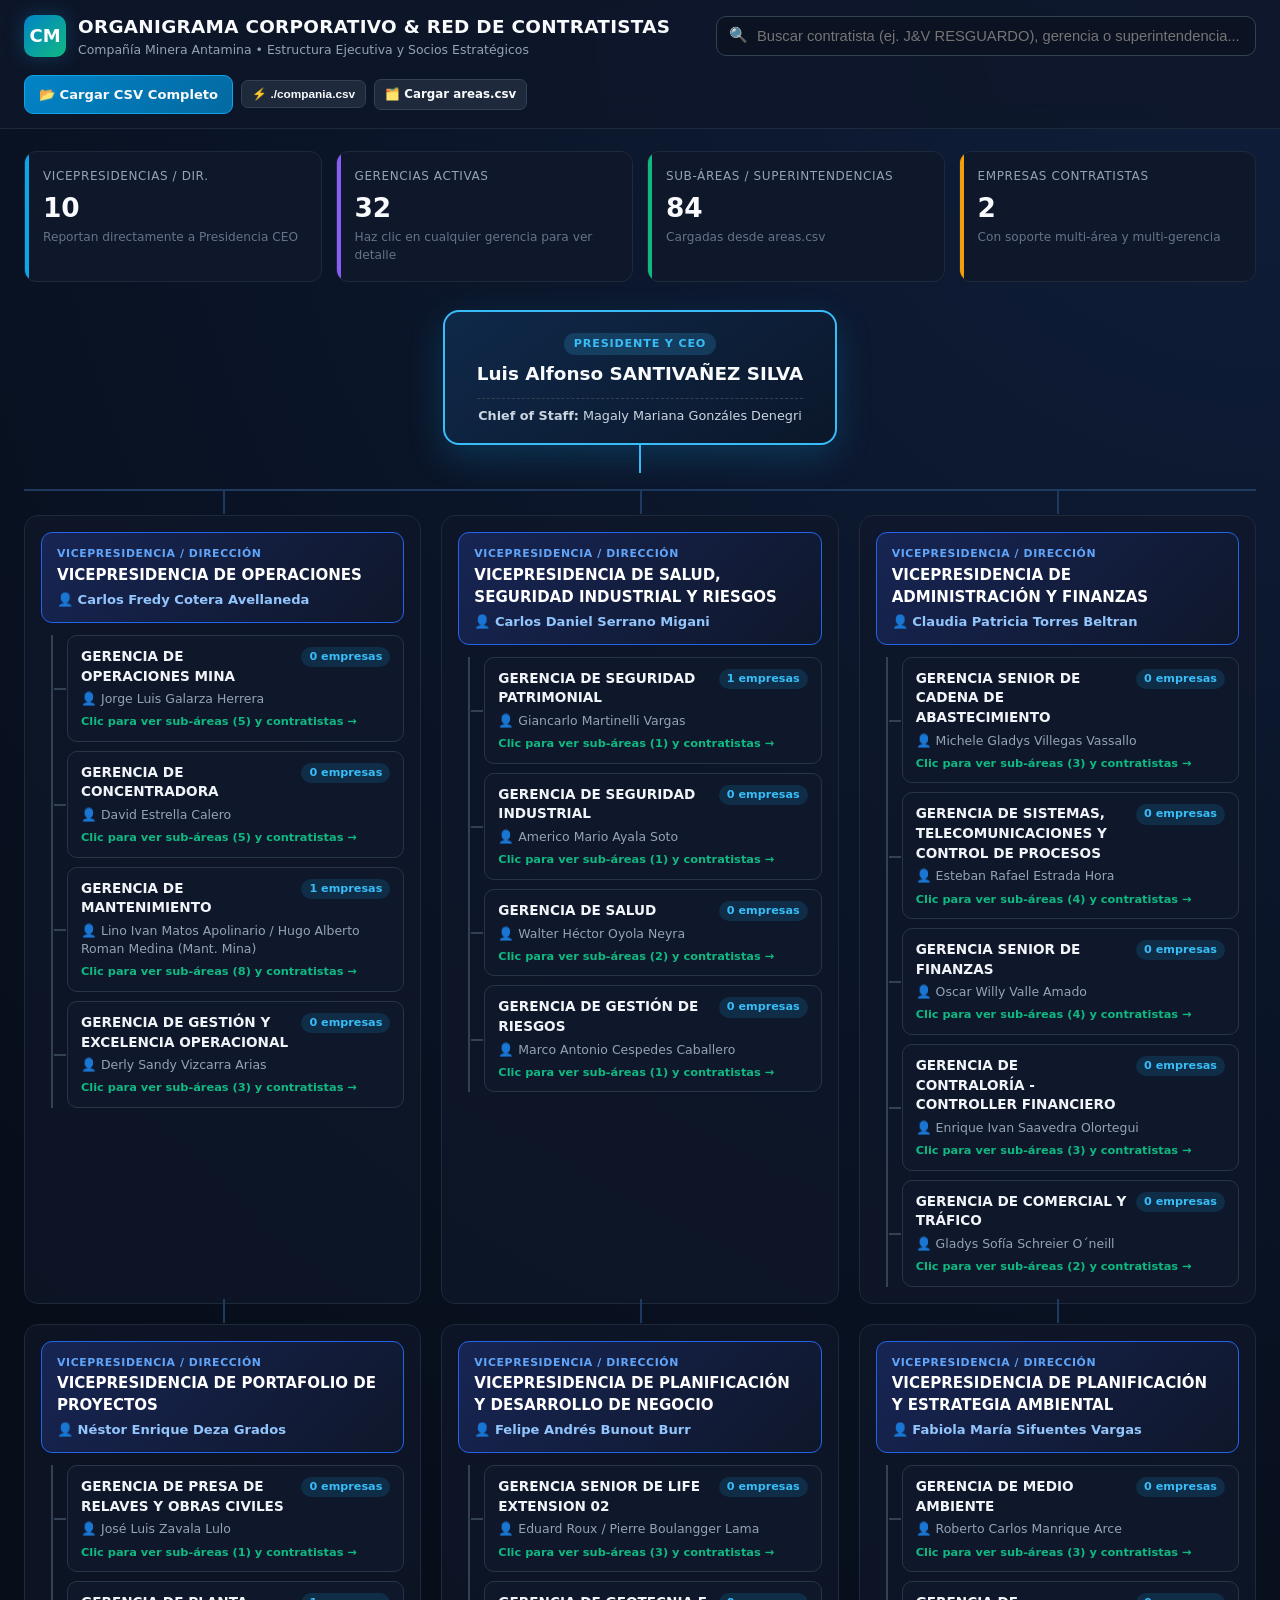
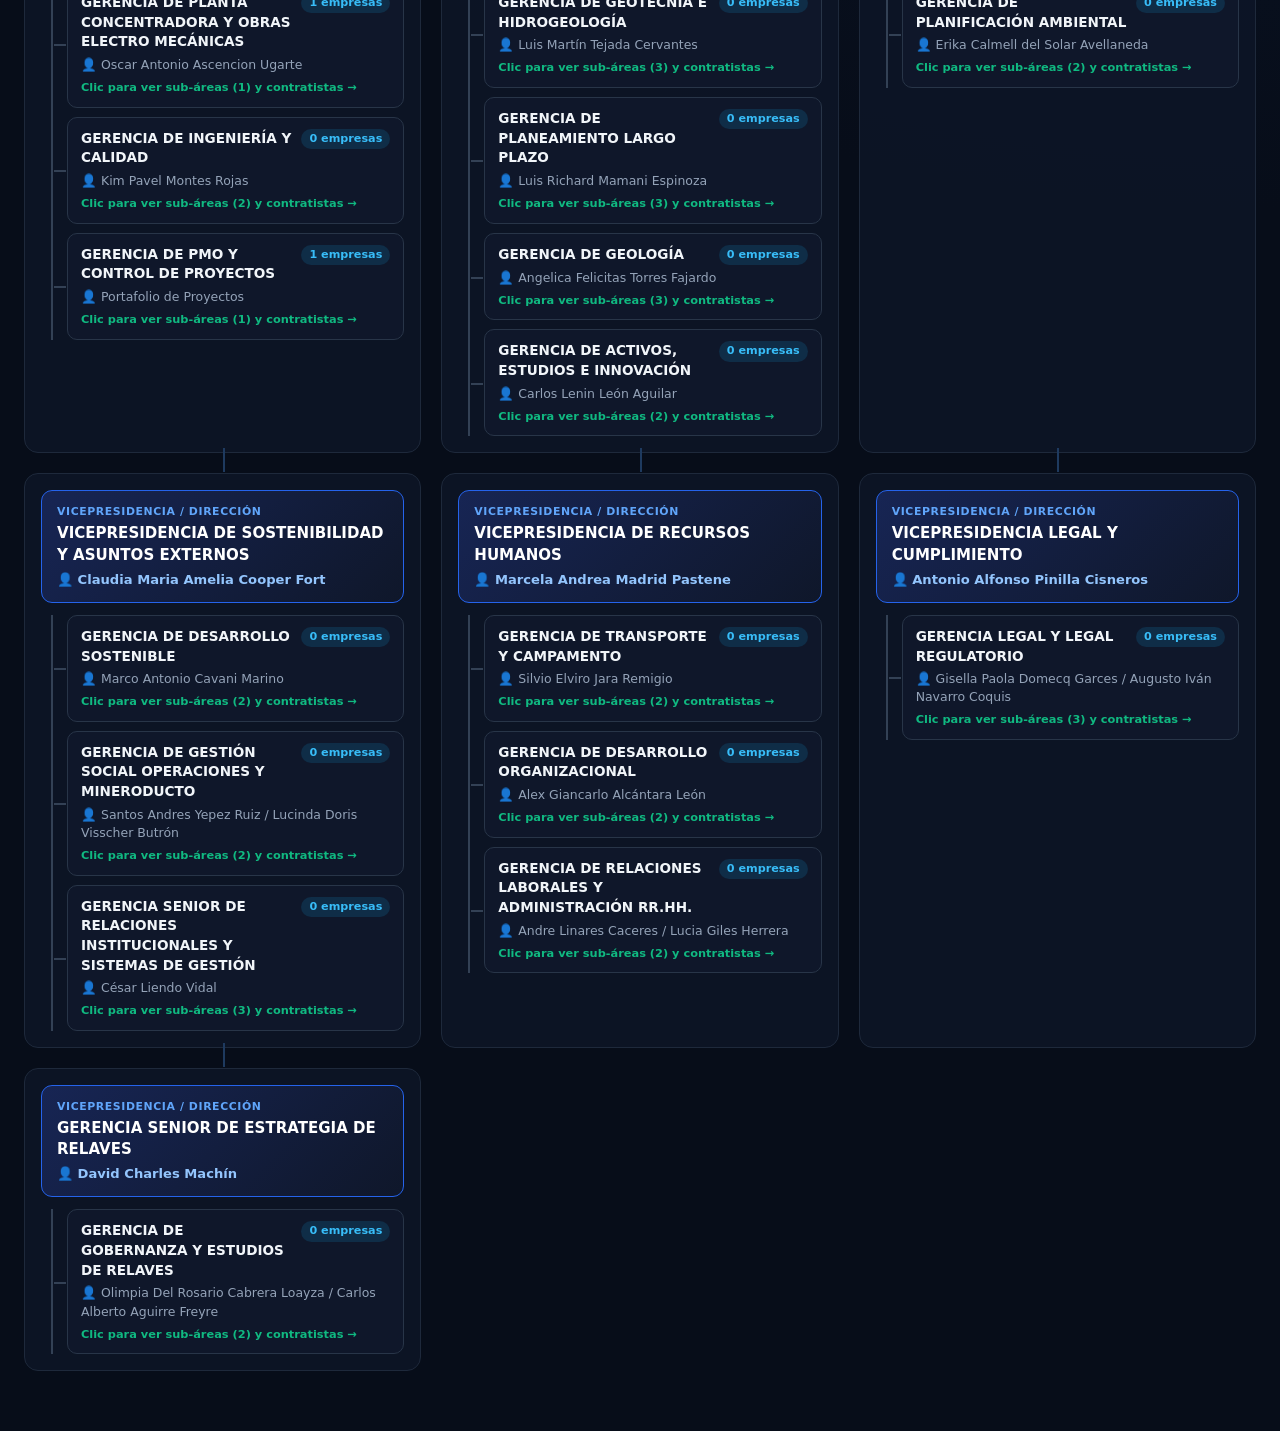
<file: area.html>
<!DOCTYPE html>
<html lang="es">
<head>
  <meta charset="UTF-8" />
  <meta name="viewport" content="width=device-width, initial-scale=1.0" />
  <title>Organigrama Ejecutivo & Contratistas | Compañía Minera Antamina</title>
  <style>
    :root {
      --bg-main: #070d19;
      --bg-card: #0f172a;
      --bg-card-hover: #17233d;
      --bg-glass: rgba(15, 23, 42, 0.85);
      --border: #1e293b;
      --border-accent: #38bdf8;
      --primary: #0ea5e9;
      --primary-glow: rgba(14, 165, 233, 0.25);
      --secondary: #10b981;
      --amber: #f59e0b;
      --purple: #8b5cf6;
      --text-main: #f8fafc;
      --text-muted: #94a3b8;
      --text-dim: #64748b;
    }

    * { box-sizing: border-box; margin: 0; padding: 0; }
    body {
      font-family: 'Segoe UI', system-ui, -apple-system, sans-serif;
      background: radial-gradient(circle at top right, #0f1e3a, var(--bg-main) 55%);
      color: var(--text-main);
      min-height: 100vh;
      line-height: 1.45;
    }

    header {
      position: sticky;
      top: 0;
      z-index: 40;
      background: var(--bg-glass);
      backdrop-filter: blur(14px);
      border-bottom: 1px solid var(--border);
      padding: 14px 24px;
    }
    .header-inner {
      max-width: 1500px;
      margin: 0 auto;
      display: flex;
      flex-wrap: wrap;
      align-items: center;
      justify-content: space-between;
      gap: 16px;
    }
    .brand { display: flex; align-items: center; gap: 12px; }
    .brand-badge {
      width: 42px; height: 42px; border-radius: 10px;
      background: linear-gradient(135deg, #0284c7, #10b981);
      display: grid; place-items: center;
      font-weight: 800; font-size: 18px; color: #fff;
      box-shadow: 0 0 20px var(--primary-glow);
    }
    .brand h1 { font-size: 1.15rem; font-weight: 700; letter-spacing: 0.3px; }
    .brand p { font-size: 0.78rem; color: var(--text-muted); }

    .search-wrapper { position: relative; flex: 1; min-width: 280px; max-width: 540px; }
    .search-input {
      width: 100%; padding: 11px 16px 11px 40px;
      border-radius: 10px; border: 1px solid #334155;
      background: #0b1222; color: #fff; font-size: 0.92rem;
      outline: none; transition: all 0.2s;
    }
    .search-input:focus { border-color: var(--primary); box-shadow: 0 0 0 3px var(--primary-glow); }
    .search-icon { position: absolute; left: 13px; top: 50%; transform: translateY(-50%); color: var(--text-muted); font-size: 15px; }

    .autocomplete-list {
      position: absolute; top: calc(100% + 6px); left: 0; right: 0;
      background: #0f172a; border: 1px solid #334155; border-radius: 12px;
      max-height: 420px; overflow-y: auto;
      box-shadow: 0 20px 45px rgba(0,0,0,0.75);
      display: none; z-index: 60;
    }
    .autocomplete-list.active { display: block; }
    .ac-item { padding: 12px 16px; border-bottom: 1px solid #1e293b; cursor: pointer; transition: background 0.15s; }
    .ac-item:hover { background: #1e293b; }
    .ac-title { font-weight: 700; color: #38bdf8; font-size: 0.92rem; display: flex; justify-content: space-between; align-items: center; gap: 8px; }
    .ac-tag { font-size: 0.7rem; padding: 2px 8px; border-radius: 999px; background: rgba(16, 185, 129, 0.15); color: #34d399; border: 1px solid rgba(16, 185, 129, 0.35); white-space: nowrap; }
    .ac-relations { margin-top: 6px; display: flex; flex-direction: column; gap: 4px; }
    .ac-rel-row { font-size: 0.78rem; color: #cbd5e1; background: rgba(2, 6, 23, 0.6); padding: 5px 8px; border-radius: 6px; border-left: 3px solid var(--amber); }

    .actions { display: flex; flex-wrap: wrap; gap: 8px; align-items: center; }
    .btn {
      padding: 9px 14px; border-radius: 9px; border: 1px solid #334155;
      background: #1e293b; color: #f8fafc; font-size: 0.82rem; font-weight: 600;
      cursor: pointer; transition: all 0.2s;
    }
    .btn:hover { border-color: var(--primary); background: #26354d; }
    .btn-primary { background: linear-gradient(135deg, #0284c7, #0369a1); border-color: #0ea5e9; }
    .btn-sm { padding: 6px 10px; font-size: 0.74rem; border-radius: 7px; }

    .container { max-width: 1500px; margin: 0 auto; padding: 22px 24px 60px; }
    .kpi-grid { display: grid; grid-template-columns: repeat(auto-fit, minmax(210px, 1fr)); gap: 14px; margin-bottom: 28px; }
    .kpi-card { background: var(--bg-card); border: 1px solid var(--border); border-radius: 12px; padding: 16px 18px; position: relative; overflow: hidden; }
    .kpi-card::after { content: ""; position: absolute; top: 0; left: 0; width: 4px; height: 100%; background: var(--primary); }
    .kpi-card.green::after { background: var(--secondary); }
    .kpi-card.amber::after { background: var(--amber); }
    .kpi-card.purple::after { background: var(--purple); }
    .kpi-label { font-size: 0.75rem; text-transform: uppercase; color: var(--text-muted); letter-spacing: 0.6px; }
    .kpi-value { font-size: 1.65rem; font-weight: 800; margin-top: 4px; }
    .kpi-sub { font-size: 0.76rem; color: var(--text-dim); margin-top: 2px; }

    .search-result-panel {
      display: none;
      background: linear-gradient(135deg, rgba(14, 165, 233, 0.12), rgba(16, 185, 129, 0.08));
      border: 1px solid var(--border-accent); border-radius: 14px;
      padding: 18px 22px; margin-bottom: 28px;
    }
    .search-result-panel.active { display: block; }
    .sr-header { display: flex; justify-content: space-between; align-items: center; margin-bottom: 12px; }
    .sr-cards { display: grid; grid-template-columns: repeat(auto-fit, minmax(320px, 1fr)); gap: 12px; }
    .sr-card { background: #0b1222; border: 1px solid #334155; border-radius: 10px; padding: 12px 14px; }
    .sr-card .lvl { font-size: 0.78rem; color: var(--text-muted); margin-top: 4px; }
    .sr-card strong { color: #f8fafc; }

    .ceo-section { display: flex; flex-direction: column; align-items: center; margin-bottom: 16px; }
    .ceo-card {
      background: linear-gradient(145deg, #0f294a, #0b172a);
      border: 2px solid #38bdf8; border-radius: 16px; padding: 18px 32px;
      text-align: center; box-shadow: 0 12px 35px rgba(14, 165, 233, 0.22);
      min-width: 340px; position: relative;
    }
    .role-pill {
      display: inline-block; font-size: 0.7rem; font-weight: 700; letter-spacing: 0.8px;
      text-transform: uppercase; padding: 3px 10px; border-radius: 999px;
      background: rgba(56, 189, 248, 0.18); color: #38bdf8; margin-bottom: 6px;
    }
    .ceo-card h2 { font-size: 1.15rem; font-weight: 800; }
    .cos-badge { margin-top: 10px; padding-top: 8px; border-top: 1px dashed #334155; font-size: 0.8rem; color: #cbd5e1; }
    .trunk-line { width: 2px; height: 28px; background: #38bdf8; }

    .vp-grid {
      display: grid; grid-template-columns: repeat(auto-fill, minmax(340px, 1fr));
      gap: 20px; border-top: 2px solid #1e3a5f; padding-top: 24px;
    }
    .vp-column {
      background: rgba(15, 23, 42, 0.7); border: 1px solid var(--border);
      border-radius: 14px; padding: 16px; display: flex; flex-direction: column;
      gap: 12px; position: relative;
    }
    .vp-column::before {
      content: ""; position: absolute; top: -26px; left: 50%;
      width: 2px; height: 24px; background: #1e3a5f;
    }
    .vp-header { background: linear-gradient(135deg, #172554, #0f172a); border: 1px solid #2563eb; border-radius: 11px; padding: 13px 15px; }
    .vp-header .vp-tag { font-size: 0.68rem; font-weight: 700; color: #60a5fa; text-transform: uppercase; letter-spacing: 0.6px; }
    .vp-header h3 { font-size: 0.94rem; font-weight: 700; margin: 3px 0; color: #fff; }
    .vp-header .vp-person { font-size: 0.82rem; color: #93c5fd; font-weight: 600; }

    .ger-list { display: flex; flex-direction: column; gap: 9px; padding-left: 14px; border-left: 2px solid #334155; margin-left: 10px; }
    .ger-card {
      background: var(--bg-card); border: 1px solid #283548; border-radius: 10px;
      padding: 11px 13px; cursor: pointer; transition: all 0.2s ease; position: relative;
    }
    .ger-card::before { content: ""; position: absolute; left: -14px; top: 50%; width: 12px; height: 2px; background: #334155; }
    .ger-card:hover { background: var(--bg-card-hover); border-color: var(--primary); transform: translateX(3px); box-shadow: 0 6px 20px rgba(0, 0, 0, 0.4); }
    .ger-top { display: flex; justify-content: space-between; align-items: flex-start; gap: 8px; }
    .ger-title { font-size: 0.85rem; font-weight: 700; color: #f1f5f9; }
    .ger-badge { font-size: 0.7rem; font-weight: 700; padding: 2px 8px; border-radius: 999px; background: rgba(14, 165, 233, 0.15); color: #38bdf8; white-space: nowrap; }
    .ger-person { font-size: 0.78rem; color: var(--text-muted); margin-top: 4px; }
    .ger-hint { font-size: 0.71rem; color: var(--secondary); margin-top: 5px; font-weight: 600; }

    .modal-backdrop {
      position: fixed; inset: 0; background: rgba(2, 6, 23, 0.82);
      backdrop-filter: blur(6px); display: none; align-items: center;
      justify-content: center; padding: 20px; z-index: 100;
    }
    .modal-backdrop.open { display: flex; }
    .modal {
      background: #0f172a; border: 1px solid #334155; border-radius: 16px;
      width: 100%; max-width: 920px; max-height: 88vh; display: flex;
      flex-direction: column; box-shadow: 0 25px 60px rgba(0, 0, 0, 0.85);
      animation: popIn 0.18s ease-out;
    }
    @keyframes popIn { from { opacity: 0; transform: scale(0.96); } to { opacity: 1; transform: scale(1); } }
    .modal-header { padding: 18px 22px; border-bottom: 1px solid #1e293b; display: flex; justify-content: space-between; align-items: flex-start; gap: 14px; }
    .modal-header h2 { font-size: 1.1rem; color: #fff; }
    .modal-header p { font-size: 0.82rem; color: var(--text-muted); margin-top: 2px; }
    .close-btn { background: #1e293b; border: 1px solid #334155; color: #fff; width: 34px; height: 34px; border-radius: 8px; cursor: pointer; font-size: 18px; }
    .modal-body { padding: 18px 22px; overflow-y: auto; display: flex; flex-direction: column; gap: 18px; }
    .modal-filter { width: 100%; padding: 9px 13px; border-radius: 8px; border: 1px solid #334155; background: #090f1d; color: #fff; font-size: 0.86rem; }
    .subarea-box { background: #0b1222; border: 1px solid #1e293b; border-radius: 11px; padding: 14px; }
    .subarea-header { display: flex; justify-content: space-between; align-items: center; flex-wrap: wrap; gap: 8px; padding-bottom: 8px; border-bottom: 1px solid #1e293b; margin-bottom: 10px; }
    .subarea-title { font-size: 0.88rem; font-weight: 700; color: #34d399; }
    .subarea-lead { font-size: 0.78rem; color: var(--text-muted); }
    .contractor-chips { display: flex; flex-wrap: wrap; gap: 7px; }
    .chip { font-size: 0.77rem; padding: 5px 10px; border-radius: 7px; background: #162033; border: 1px solid #2b3b55; color: #e2e8f0; cursor: pointer; transition: all 0.15s; }
    .chip:hover { border-color: var(--amber); color: #fbbf24; }
    .chip.multi { border-left: 3px solid var(--amber); }
  </style>
</head>
<body>

<header>
  <div class="header-inner">
    <div class="brand">
      <div class="brand-badge">CM</div>
      <div>
        <h1>ORGANIGRAMA CORPORATIVO & RED DE CONTRATISTAS</h1>
        <p>Compañía Minera Antamina • Estructura Ejecutiva y Socios Estratégicos</p>
      </div>
    </div>

    <div class="search-wrapper">
      <span class="search-icon">🔍</span>
      <input
        type="text"
        id="globalSearch"
        class="search-input"
        placeholder="Buscar contratista (ej. J&V RESGUARDO), gerencia o superintendencia..."
        autocomplete="off"
      />
      <div id="autocompleteList" class="autocomplete-list"></div>
    </div>

    <div class="actions">
      <label class="btn btn-primary" title="Cargar CSV de empresas contratistas">
        📂 Cargar CSV Completo
        <input type="file" id="csvFileInput" accept=".csv" style="display:none" />
      </label>
      <button type="button" id="loadRootCsvBtn" class="btn btn-sm" title="Cargar automáticamente ./compania.csv desde la raíz">
        ⚡ ./compania.csv
      </button>
      <label class="btn btn-sm" title="Actualizar estructura y alias desde un archivo areas.csv">
        🗂️ Cargar areas.csv
        <input type="file" id="areasFileInput" accept=".csv" style="display:none" />
      </label>
    </div>
  </div>
</header>

<main class="container">
  <section class="kpi-grid">
    <div class="kpi-card">
      <div class="kpi-label">Vicepresidencias / Dir.</div>
      <div class="kpi-value" id="kpiVp">0</div>
      <div class="kpi-sub">Reportan directamente a Presidencia CEO</div>
    </div>
    <div class="kpi-card purple">
      <div class="kpi-label">Gerencias Activas</div>
      <div class="kpi-value" id="kpiGer">0</div>
      <div class="kpi-sub">Haz clic en cualquier gerencia para ver detalle</div>
    </div>
    <div class="kpi-card green">
      <div class="kpi-label">Sub-áreas / Superintendencias</div>
      <div class="kpi-value" id="kpiSub">0</div>
      <div class="kpi-sub">Cargadas desde areas.csv</div>
    </div>
    <div class="kpi-card amber">
      <div class="kpi-label">Empresas Contratistas</div>
      <div class="kpi-value" id="kpiComp">0</div>
      <div class="kpi-sub">Con soporte multi-área y multi-gerencia</div>
    </div>
  </section>

  <section id="searchResultPanel" class="search-result-panel">
    <div class="sr-header">
      <div>
        <span class="role-pill" style="background:rgba(245,158,11,0.2);color:#fbbf24;">Trazabilidad Organizacional</span>
        <h2 id="srTitle" style="font-size:1.1rem;margin-top:2px;"></h2>
      </div>
      <button class="btn" onclick="closeSearchPanel()">Cerrar vista</button>
    </div>
    <div id="srCards" class="sr-cards"></div>
  </section>

  <section class="ceo-section">
    <div class="ceo-card">
      <span class="role-pill">Presidente y CEO</span>
      <h2>Luis Alfonso SANTIVAÑEZ SILVA</h2>
      <div class="cos-badge">
        <strong>Chief of Staff:</strong> Magaly Mariana Gonzáles Denegri
      </div>
    </div>
    <div class="trunk-line"></div>
  </section>

  <section id="orgGrid" class="vp-grid"></section>
</main>

<div id="gerModalBackdrop" class="modal-backdrop" onclick="if(event.target===this) closeModal()">
  <div class="modal">
    <div class="modal-header">
      <div>
        <span class="role-pill" id="modalVpTag"></span>
        <h2 id="modalGerTitle"></h2>
        <p id="modalGerLead"></p>
      </div>
      <button class="close-btn" onclick="closeModal()">✕</button>
    </div>
    <div class="modal-body">
      <input
        type="text"
        id="modalFilterInput"
        class="modal-filter"
        placeholder="Filtrar sub-áreas o empresas contratistas dentro de esta gerencia..."
      />
      <div id="modalSubareasContainer" style="display:flex;flex-direction:column;gap:12px;"></div>
    </div>
  </div>
</div>

<script>
  let ORG_STRUCTURE = [];
  let CONTRACTOR_ROWS = [
    { Compania: "J & V RESGUARDO S.A.C.", Area: "GER SEGURIDAD PATRIMONIAL" },
    { Compania: "J & V RESGUARDO S.A.C.", Area: "SEGURIDAD" },
    { Compania: "ABB S.A.", Area: "GER. DE PLANTA CONC Y OEM" },
    { Compania: "ABB S.A.", Area: "GER. ENTREGA DE PROYECTOS" },
    { Compania: "ABB S.A.", Area: "SUPER. SS.PP ELEC E INST" }
  ];

  let aliasLookup = {};
  let companyIndex = {};
  let currentModalGer = null;

  function norm(str) {
    return (str || "")
      .toUpperCase()
      .normalize("NFD")
      .replace(/[\u0300-\u036f]/g, "")
      .replace(/\s+/g, " ")
      .trim();
  }

  // PARSER CSV GENÉRICO (SOPORTA COMILLAS Y COMAS INTERNAS)
  function parseCsvRows(csvText) {
    const rows = [];
    const lines = csvText.replace(/^\uFEFF/, "").split(/\r?\n/);
    for (const line of lines) {
      if (!line.trim()) continue;
      const cols = [];
      let cur = "", inQuotes = false;
      for (let i = 0; i < line.length; i++) {
        const ch = line[i];
        if (ch === '"') {
          if (inQuotes && line[i + 1] === '"') { cur += '"'; i++; }
          else inQuotes = !inQuotes;
        } else if (ch === "," && !inQuotes) {
          cols.push(cur.trim());
          cur = "";
        } else {
          cur += ch;
        }
      }
      cols.push(cur.trim());
      rows.push(cols);
    }
    return rows;
  }

  // RECONSTRUIR ORG_STRUCTURE DESDE areas.csv
  function loadAreasFromCsvText(csvText, showAlert = false) {
    const rawRows = parseCsvRows(csvText);
    if (rawRows.length < 2) return;

    const vpMap = new Map();
    for (let i = 1; i < rawRows.length; i++) {
      const [vp, vpLead, gerId, gerNombre, gerente, subNombre, jefeSub, aliasesRaw] = rawRows[i];
      if (!vp || !gerId || !subNombre) continue;

      if (!vpMap.has(vp)) {
        vpMap.set(vp, { vp, vpLead: vpLead || "", gerMap: new Map() });
      }
      const vpEntry = vpMap.get(vp);

      if (!vpEntry.gerMap.has(gerId)) {
        vpEntry.gerMap.set(gerId, {
          id: gerId,
          nombre: gerNombre || gerId,
          gerente: gerente || "",
          subareas: []
        });
      }

      const aliases = (aliasesRaw || "")
        .split("|")
        .map(a => a.trim())
        .filter(Boolean);

      vpEntry.gerMap.get(gerId).subareas.push({
        nombre: subNombre,
        jefe: jefeSub || "",
        aliases
      });
    }

    ORG_STRUCTURE = Array.from(vpMap.values()).map(v => ({
      vp: v.vp,
      vpLead: v.vpLead,
      gerencias: Array.from(v.gerMap.values())
    }));

    rebuildIndexes();
    if (showAlert) {
      alert(`Estructura actualizada: ${ORG_STRUCTURE.length} Vicepresidencias y ${rawRows.length - 1} sub-áreas indexadas desde areas.csv.`);
    }
  }

  function rebuildIndexes() {
    aliasLookup = {};
    companyIndex = {};

    ORG_STRUCTURE.forEach(vpObj => {
      vpObj.gerencias.forEach(gerObj => {
        gerObj.subareas.forEach(subObj => {
          subObj.contractors = new Set();
          const keys = [subObj.nombre, ...(subObj.aliases || [])];
          keys.forEach(k => {
            aliasLookup[norm(k)] = { vpObj, gerObj, subObj };
          });
        });
      });
    });

    CONTRACTOR_ROWS.forEach(row => {
      const comp = (row.Compania || "").trim();
      const area = (row.Area || "").trim();
      if (!comp || !area) return;

      const match = aliasLookup[norm(area)];
      if (!companyIndex[comp]) companyIndex[comp] = [];

      if (match) {
        match.subObj.contractors.add(comp);
        companyIndex[comp].push({
          rawArea: area,
          subarea: match.subObj.nombre,
          jefe: match.subObj.jefe,
          gerencia: match.gerObj.nombre,
          gerente: match.gerObj.gerente,
          gerId: match.gerObj.id,
          vp: match.vpObj.vp,
          vpLead: match.vpObj.vpLead
        });
      } else {
        companyIndex[comp].push({
          rawArea: area,
          subarea: area,
          jefe: "Por asignar",
          gerencia: "ÁREA OPERATIVA / CORPORATIVA (" + area + ")",
          gerente: "Staff Antamina",
          gerId: null,
          vp: "PRESIDENCIA / OPERACIONES",
          vpLead: "Luis Alfonso SANTIVAÑEZ SILVA"
        });
      }
    });

    Object.keys(companyIndex).forEach(comp => {
      const seen = new Set();
      companyIndex[comp] = companyIndex[comp].filter(rel => {
        const sig = `${rel.vp}|${rel.gerencia}|${rel.subarea}|${rel.rawArea}`;
        if (seen.has(sig)) return false;
        seen.add(sig);
        return true;
      });
    });

    updateKpis();
    renderDiagram();
  }

  function updateKpis() {
    let gerCount = 0, subCount = 0;
    ORG_STRUCTURE.forEach(vp => {
      gerCount += vp.gerencias.length;
      vp.gerencias.forEach(g => subCount += g.subareas.length);
    });
    document.getElementById("kpiVp").textContent = ORG_STRUCTURE.length;
    document.getElementById("kpiGer").textContent = gerCount;
    document.getElementById("kpiSub").textContent = subCount;
    document.getElementById("kpiComp").textContent = Object.keys(companyIndex).length;
  }

  function renderDiagram() {
    const grid = document.getElementById("orgGrid");
    grid.innerHTML = "";

    ORG_STRUCTURE.forEach(vpObj => {
      const col = document.createElement("div");
      col.className = "vp-column";

      let gerHtml = "";
      vpObj.gerencias.forEach(ger => {
        const compSet = new Set();
        ger.subareas.forEach(s => s.contractors.forEach(c => compSet.add(c)));

        gerHtml += `
          <div class="ger-card" onclick="openGerModal('${ger.id}')">
            <div class="ger-top">
              <div class="ger-title">${ger.nombre}</div>
              <span class="ger-badge">${compSet.size} empresas</span>
            </div>
            <div class="ger-person">👤 ${ger.gerente}</div>
            <div class="ger-hint">Clic para ver sub-áreas (${ger.subareas.length}) y contratistas →</div>
          </div>
        `;
      });

      col.innerHTML = `
        <div class="vp-header">
          <div class="vp-tag">Vicepresidencia / Dirección</div>
          <h3>${vpObj.vp}</h3>
          <div class="vp-person">👤 ${vpObj.vpLead}</div>
        </div>
        <div class="ger-list">${gerHtml}</div>
      `;
      grid.appendChild(col);
    });
  }

  function openGerModal(gerId) {
    let found = null;
    ORG_STRUCTURE.forEach(vpObj => {
      vpObj.gerencias.forEach(gerObj => {
        if (gerObj.id === gerId) found = { vpObj, gerObj };
      });
    });
    if (!found) return;

    currentModalGer = found;
    document.getElementById("modalVpTag").textContent = found.vpObj.vp;
    document.getElementById("modalGerTitle").textContent = found.gerObj.nombre;
    document.getElementById("modalGerLead").textContent = `Gerente Responsable: ${found.gerObj.gerente}`;
    document.getElementById("modalFilterInput").value = "";

    renderModalContent("");
    document.getElementById("gerModalBackdrop").classList.add("open");
  }

  function renderModalContent(filterText) {
    if (!currentModalGer) return;
    const container = document.getElementById("modalSubareasContainer");
    const q = norm(filterText);
    container.innerHTML = "";

    currentModalGer.gerObj.subareas.forEach(sub => {
      const comps = Array.from(sub.contractors).sort();
      const filteredComps = q
        ? comps.filter(c => norm(c).includes(q) || norm(sub.nombre).includes(q))
        : comps;

      if (q && filteredComps.length === 0 && !norm(sub.nombre).includes(q)) return;

      const chipsHtml = filteredComps.length
        ? filteredComps.map(c => {
            const totalAreas = (companyIndex[c] || []).length;
            const multiTag = totalAreas > 1 ? ` title="Trabaja en ${totalAreas} áreas"` : "";
            return `<span class="chip ${totalAreas > 1 ? 'multi' : ''}"${multiTag} onclick="selectCompany('${c.replace(/'/g, "\\'")}')">
              🏢 ${c} ${totalAreas > 1 ? `<strong style="color:#fbbf24">(${totalAreas} áreas)</strong>` : ""}
            </span>`;
          }).join("")
        : `<span style="font-size:0.78rem;color:#64748b;">Sin contratistas registrados en esta sub-área con el filtro actual.</span>`;

      const box = document.createElement("div");
      box.className = "subarea-box";
      box.innerHTML = `
        <div class="subarea-header">
          <div>
            <div class="subarea-title">📌 ${sub.nombre}</div>
            <div class="subarea-lead">Superintendencia / Jefatura: ${sub.jefe}</div>
          </div>
          <span class="ger-badge">${filteredComps.length} contratistas</span>
        </div>
        <div class="contractor-chips">${chipsHtml}</div>
      `;
      container.appendChild(box);
    });
  }

  document.getElementById("modalFilterInput").addEventListener("input", e => renderModalContent(e.target.value));
  function closeModal() { document.getElementById("gerModalBackdrop").classList.remove("open"); }

  const searchInput = document.getElementById("globalSearch");
  const acList = document.getElementById("autocompleteList");

  searchInput.addEventListener("input", () => {
    const q = norm(searchInput.value);
    if (q.length < 2) { acList.classList.remove("active"); return; }

    const matches = Object.keys(companyIndex).filter(comp => norm(comp).includes(q)).slice(0, 15);
    if (!matches.length) {
      acList.innerHTML = `<div class="ac-item"><span style="color:#94a3b8;font-size:0.84rem;">No se encontraron coincidencias.</span></div>`;
      acList.classList.add("active");
      return;
    }

    acList.innerHTML = matches.map(comp => {
      const rels = companyIndex[comp];
      const relPreview = rels.map(r => `
        <div class="ac-rel-row">
          <strong>VP:</strong> ${r.vp}  ▸ 
          <strong>Gerencia:</strong> ${r.gerencia}  ▸ 
          <strong>Superintendencia/Área:</strong> ${r.subarea} <span style="color:#94a3b8">(${r.rawArea})</span>
        </div>
      `).join("");

      return `
        <div class="ac-item" onclick="selectCompany('${comp.replace(/'/g, "\\'")}')">
          <div class="ac-title">
            <span>🏢 ${comp}</span>
            <span class="ac-tag">${rels.length} ${rels.length === 1 ? 'relación' : 'relaciones'}</span>
          </div>
          <div class="ac-relations">${relPreview}</div>
        </div>
      `;
    }).join("");
    acList.classList.add("active");
  });

  function selectCompany(compName) {
    closeModal();
    acList.classList.remove("active");
    searchInput.value = compName;

    const rels = companyIndex[compName] || [];
    document.getElementById("srTitle").textContent = `${compName} — Asignado a ${rels.length} área(s)`;
    document.getElementById("srCards").innerHTML = rels.map(r => `
      <div class="sr-card">
        <div style="font-size:0.74rem;color:#38bdf8;font-weight:700;">VICEPRESIDENCIA</div>
        <div><strong>${r.vp}</strong> (${r.vpLead})</div>
        <div class="lvl"><span style="color:#a78bfa;font-weight:700;">GERENCIA:</span> <strong>${r.gerencia}</strong> — ${r.gerente}</div>
        <div class="lvl"><span style="color:#34d399;font-weight:700;">SUPERINTENDENCIA / SUB-ÁREA:</span> <strong>${r.subarea}</strong></div>
        <div class="lvl"><span style="color:#fbbf24;font-weight:700;">REGISTRO CSV:</span> ${r.rawArea}</div>
        ${r.gerId ? `<button class="btn" style="margin-top:9px;font-size:0.75rem;" onclick="openGerModal('${r.gerId}')">Abrir Modal de Gerencia →</button>` : ""}
      </div>
    `).join("");

    document.getElementById("searchResultPanel").classList.add("active");
  }

  function closeSearchPanel() { document.getElementById("searchResultPanel").classList.remove("active"); }
  document.addEventListener("click", e => { if (!e.target.closest(".search-wrapper")) acList.classList.remove("active"); });

  function parseCompaniaCsv(csvText, showAlert = true) {
    const rawRows = parseCsvRows(csvText);
    const parsed = [];
    for (let i = 1; i < rawRows.length; i++) {
      const [comp, area] = rawRows[i];
      if (comp && area) parsed.push({ Compania: comp, Area: area });
    }
    if (parsed.length) {
      CONTRACTOR_ROWS = parsed;
      rebuildIndexes();
      if (showAlert) {
        alert(`Se cargaron ${parsed.length} registros y ${Object.keys(companyIndex).length} empresas contratistas únicas.`);
      }
    }
  }

  // BOTÓN MANUAL COMPANIA.CSV
  document.getElementById("csvFileInput").addEventListener("change", function(e) {
    const file = e.target.files[0];
    if (!file) return;
    const reader = new FileReader();
    reader.onload = evt => parseCompaniaCsv(evt.target.result, true);
    reader.readAsText(file, "ISO-8859-1");
  });

  // BOTÓN AUTOMÁTICO DESDE RAÍZ ./compania.csv
  document.getElementById("loadRootCsvBtn").addEventListener("click", async function() {
    try {
      const res = await fetch("./compania.csv", { cache: "no-store" });
      if (!res.ok) throw new Error(`HTTP ${res.status}`);
      const buf = await res.arrayBuffer();
      const text = new TextDecoder("iso-8859-1").decode(buf);
      parseCompaniaCsv(text, true);
    } catch (err) {
      alert(`No se pudo cargar ./compania.csv desde la raíz (${err.message}).`);
    }
  });

  // BOTÓN MANUAL AREAS.CSV
  document.getElementById("areasFileInput").addEventListener("change", function(e) {
    const file = e.target.files[0];
    if (!file) return;
    const reader = new FileReader();
    reader.onload = evt => loadAreasFromCsvText(evt.target.result, true);
    reader.readAsText(file, "UTF-8");
  });

  // AUTO-CARGA INICIAL DESDE ./areas.csv EN LA RAÍZ
  (async function init() {
    try {
      const res = await fetch("./areas.csv", { cache: "no-store" });
      if (res.ok) {
        const text = await res.text();
        loadAreasFromCsvText(text, false);
        return;
      }
    } catch (e) {
      console.warn("No se encontró ./areas.csv automático, usa el botón 🗂️ Cargar areas.csv", e);
    }
    rebuildIndexes();
  })();
</script>
</body>
</html>
</file>
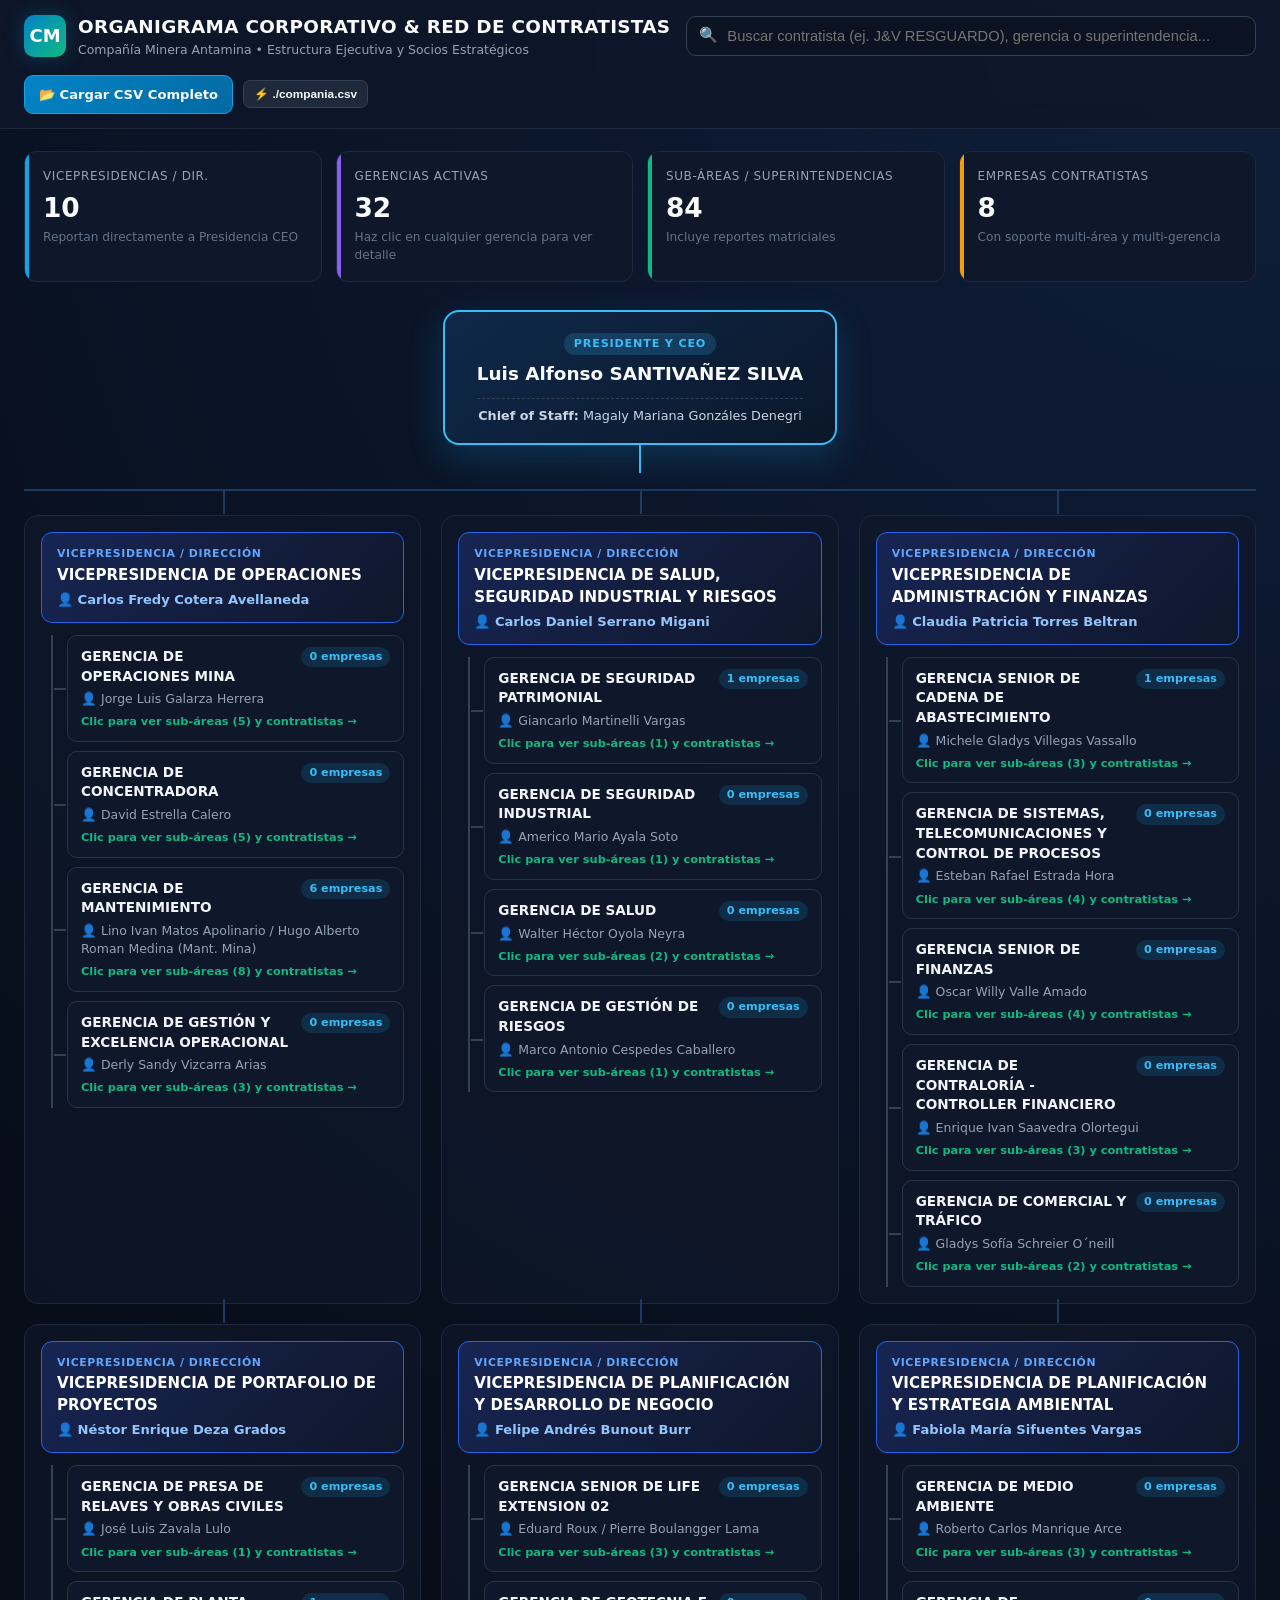
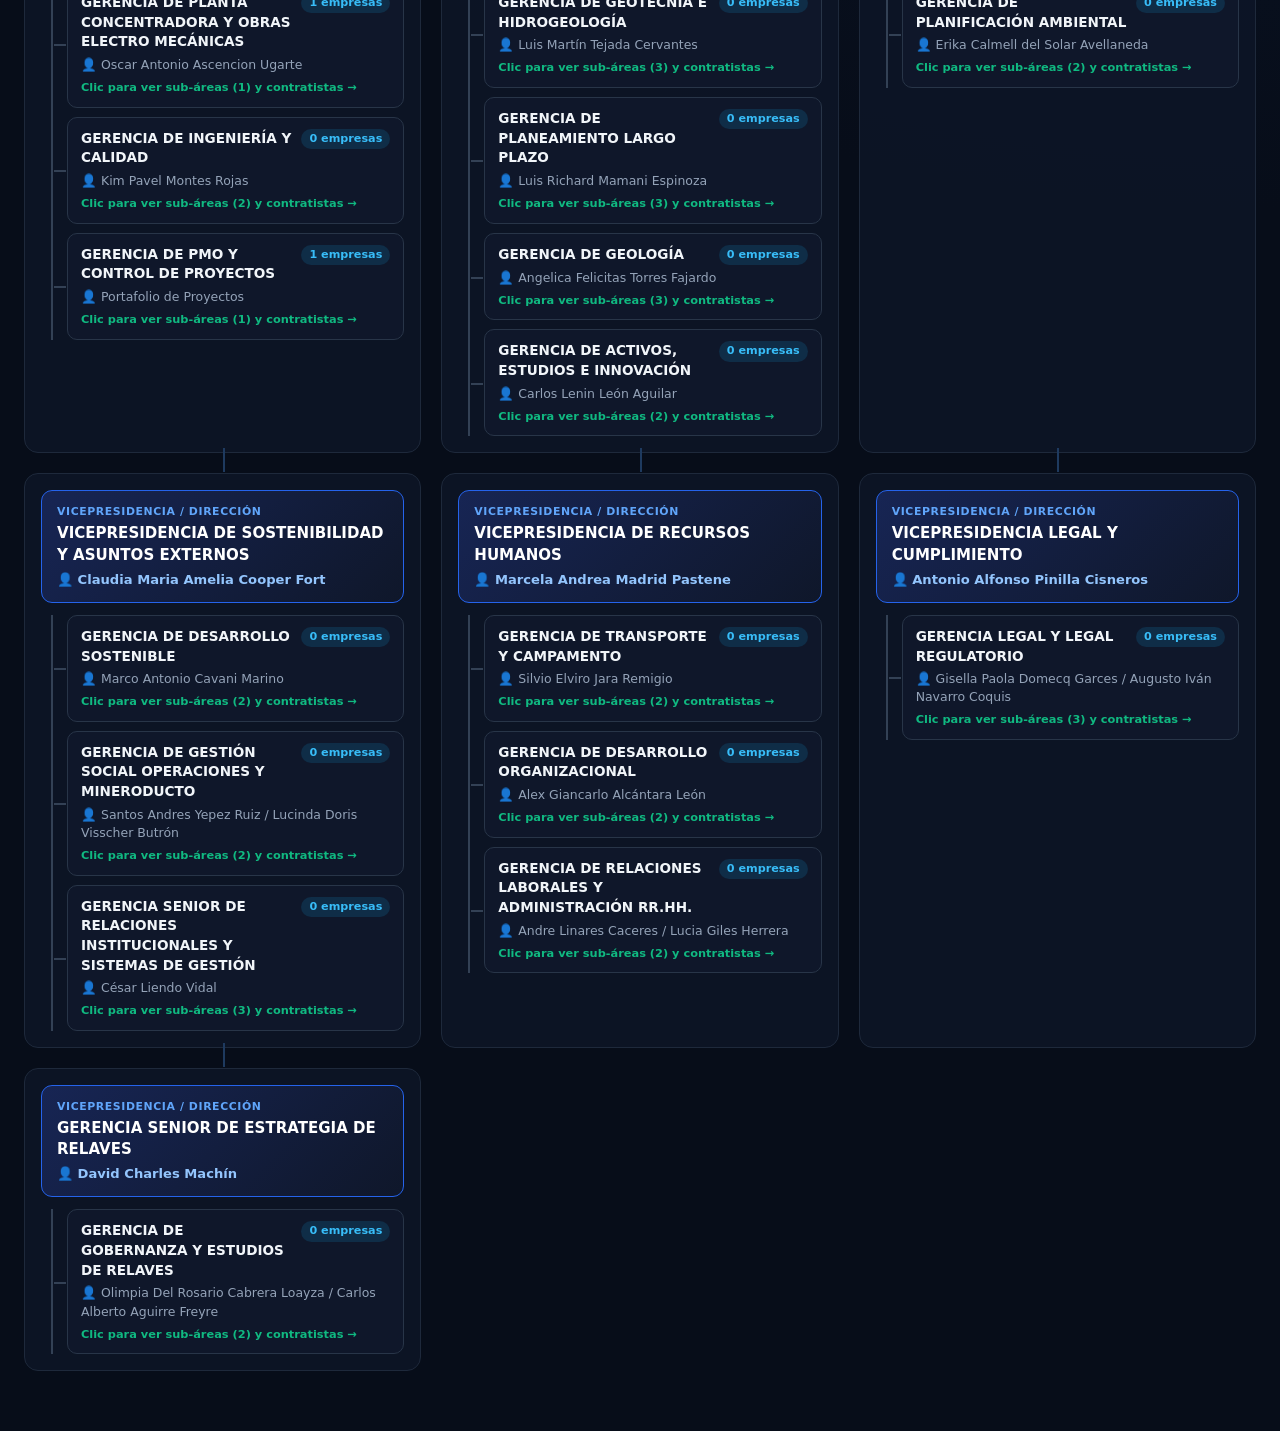
<file: areas.html>
<!DOCTYPE html>
<html lang="es">
<head>
  <meta charset="UTF-8" />
  <meta name="viewport" content="width=device-width, initial-scale=1.0" />
  <title>Organigrama Ejecutivo & Contratistas | Compañía Minera Antamina</title>
  <style>
    :root {
      --bg-main: #070d19;
      --bg-card: #0f172a;
      --bg-card-hover: #17233d;
      --bg-glass: rgba(15, 23, 42, 0.85);
      --border: #1e293b;
      --border-accent: #38bdf8;
      --primary: #0ea5e9;
      --primary-glow: rgba(14, 165, 233, 0.25);
      --secondary: #10b981;
      --amber: #f59e0b;
      --purple: #8b5cf6;
      --text-main: #f8fafc;
      --text-muted: #94a3b8;
      --text-dim: #64748b;
    }

    * { box-sizing: border-box; margin: 0; padding: 0; }
    body {
      font-family: 'Segoe UI', system-ui, -apple-system, sans-serif;
      background: radial-gradient(circle at top right, #0f1e3a, var(--bg-main) 55%);
      color: var(--text-main);
      min-height: 100vh;
      line-height: 1.45;
    }

    /* TOPBAR DASHBOARD */
    header {
      position: sticky;
      top: 0;
      z-index: 40;
      background: var(--bg-glass);
      backdrop-filter: blur(14px);
      border-bottom: 1px solid var(--border);
      padding: 14px 24px;
    }
    .header-inner {
      max-width: 1500px;
      margin: 0 auto;
      display: flex;
      flex-wrap: wrap;
      align-items: center;
      justify-content: space-between;
      gap: 16px;
    }
    .brand {
      display: flex;
      align-items: center;
      gap: 12px;
    }
    .brand-badge {
      width: 42px;
      height: 42px;
      border-radius: 10px;
      background: linear-gradient(135deg, #0284c7, #10b981);
      display: grid;
      place-items: center;
      font-weight: 800;
      font-size: 18px;
      color: #fff;
      box-shadow: 0 0 20px var(--primary-glow);
    }
    .brand h1 { font-size: 1.15rem; font-weight: 700; letter-spacing: 0.3px; }
    .brand p { font-size: 0.78rem; color: var(--text-muted); }

    /* SEARCH AUTOCOMPLETE */
    .search-wrapper {
      position: relative;
      flex: 1;
      min-width: 300px;
      max-width: 580px;
    }
    .search-input {
      width: 100%;
      padding: 11px 16px 11px 40px;
      border-radius: 10px;
      border: 1px solid #334155;
      background: #0b1222;
      color: #fff;
      font-size: 0.92rem;
      outline: none;
      transition: all 0.2s;
    }
    .search-input:focus {
      border-color: var(--primary);
      box-shadow: 0 0 0 3px var(--primary-glow);
    }
    .search-icon {
      position: absolute;
      left: 13px;
      top: 50%;
      transform: translateY(-50%);
      color: var(--text-muted);
      font-size: 15px;
    }
    .autocomplete-list {
      position: absolute;
      top: calc(100% + 6px);
      left: 0;
      right: 0;
      background: #0f172a;
      border: 1px solid #334155;
      border-radius: 12px;
      max-height: 420px;
      overflow-y: auto;
      box-shadow: 0 20px 45px rgba(0,0,0,0.75);
      display: none;
      z-index: 60;
    }
    .autocomplete-list.active { display: block; }
    .ac-item {
      padding: 12px 16px;
      border-bottom: 1px solid #1e293b;
      cursor: pointer;
      transition: background 0.15s;
    }
    .ac-item:hover { background: #1e293b; }
    .ac-title {
      font-weight: 700;
      color: #38bdf8;
      font-size: 0.92rem;
      display: flex;
      justify-content: space-between;
      align-items: center;
      gap: 8px;
    }
    .ac-tag {
      font-size: 0.7rem;
      padding: 2px 8px;
      border-radius: 999px;
      background: rgba(16, 185, 129, 0.15);
      color: #34d399;
      border: 1px solid rgba(16, 185, 129, 0.35);
      white-space: nowrap;
    }
    .ac-relations {
      margin-top: 6px;
      display: flex;
      flex-direction: column;
      gap: 4px;
    }
    .ac-rel-row {
      font-size: 0.78rem;
      color: #cbd5e1;
      background: rgba(2, 6, 23, 0.6);
      padding: 5px 8px;
      border-radius: 6px;
      border-left: 3px solid var(--amber);
    }

    /* CSV UPLOAD BUTTON */
    .actions { display: flex; gap: 10px; align-items: center; }
    .btn {
      padding: 9px 14px;
      border-radius: 9px;
      border: 1px solid #334155;
      background: #1e293b;
      color: #f8fafc;
      font-size: 0.82rem;
      font-weight: 600;
      cursor: pointer;
      transition: all 0.2s;
    }
    .btn:hover { border-color: var(--primary); background: #26354d; }
    .btn-primary {
      background: linear-gradient(135deg, #0284c7, #0369a1);
      border-color: #0ea5e9;
    }
    .btn-sm {
      padding: 6px 10px;
      font-size: 0.74rem;
      border-radius: 7px;
    }

    /* KPI BAR */
    .container { max-width: 1500px; margin: 0 auto; padding: 22px 24px 60px; }
    .kpi-grid {
      display: grid;
      grid-template-columns: repeat(auto-fit, minmax(210px, 1fr));
      gap: 14px;
      margin-bottom: 28px;
    }
    .kpi-card {
      background: var(--bg-card);
      border: 1px solid var(--border);
      border-radius: 12px;
      padding: 16px 18px;
      position: relative;
      overflow: hidden;
    }
    .kpi-card::after {
      content: "";
      position: absolute;
      top: 0; left: 0; width: 4px; height: 100%;
      background: var(--primary);
    }
    .kpi-card.green::after { background: var(--secondary); }
    .kpi-card.amber::after { background: var(--amber); }
    .kpi-card.purple::after { background: var(--purple); }
    .kpi-label { font-size: 0.75rem; text-transform: uppercase; color: var(--text-muted); letter-spacing: 0.6px; }
    .kpi-value { font-size: 1.65rem; font-weight: 800; margin-top: 4px; }
    .kpi-sub { font-size: 0.76rem; color: var(--text-dim); margin-top: 2px; }

    /* RESULT BANNER WHEN SEARCH SELECTED */
    .search-result-panel {
      display: none;
      background: linear-gradient(135deg, rgba(14, 165, 233, 0.12), rgba(16, 185, 129, 0.08));
      border: 1px solid var(--border-accent);
      border-radius: 14px;
      padding: 18px 22px;
      margin-bottom: 28px;
    }
    .search-result-panel.active { display: block; }
    .sr-header {
      display: flex;
      justify-content: space-between;
      align-items: center;
      margin-bottom: 12px;
    }
    .sr-cards {
      display: grid;
      grid-template-columns: repeat(auto-fit, minmax(320px, 1fr));
      gap: 12px;
    }
    .sr-card {
      background: #0b1222;
      border: 1px solid #334155;
      border-radius: 10px;
      padding: 12px 14px;
    }
    .sr-card .lvl { font-size: 0.78rem; color: var(--text-muted); margin-top: 4px; }
    .sr-card strong { color: #f8fafc; }

    /* ORG CHART DIAGRAM TREE */
    .ceo-section {
      display: flex;
      flex-direction: column;
      align-items: center;
      margin-bottom: 16px;
    }
    .ceo-card {
      background: linear-gradient(145deg, #0f294a, #0b172a);
      border: 2px solid #38bdf8;
      border-radius: 16px;
      padding: 18px 32px;
      text-align: center;
      box-shadow: 0 12px 35px rgba(14, 165, 233, 0.22);
      min-width: 340px;
      position: relative;
    }
    .role-pill {
      display: inline-block;
      font-size: 0.7rem;
      font-weight: 700;
      letter-spacing: 0.8px;
      text-transform: uppercase;
      padding: 3px 10px;
      border-radius: 999px;
      background: rgba(56, 189, 248, 0.18);
      color: #38bdf8;
      margin-bottom: 6px;
    }
    .ceo-card h2 { font-size: 1.15rem; font-weight: 800; }
    .cos-badge {
      margin-top: 10px;
      padding-top: 8px;
      border-top: 1px dashed #334155;
      font-size: 0.8rem;
      color: #cbd5e1;
    }
    .trunk-line {
      width: 2px;
      height: 28px;
      background: #38bdf8;
    }

    /* VP GRID */
    .vp-grid {
      display: grid;
      grid-template-columns: repeat(auto-fill, minmax(340px, 1fr));
      gap: 20px;
      border-top: 2px solid #1e3a5f;
      padding-top: 24px;
    }
    .vp-column {
      background: rgba(15, 23, 42, 0.7);
      border: 1px solid var(--border);
      border-radius: 14px;
      padding: 16px;
      display: flex;
      flex-direction: column;
      gap: 12px;
      position: relative;
    }
    .vp-column::before {
      content: "";
      position: absolute;
      top: -26px;
      left: 50%;
      width: 2px;
      height: 24px;
      background: #1e3a5f;
    }
    .vp-header {
      background: linear-gradient(135deg, #172554, #0f172a);
      border: 1px solid #2563eb;
      border-radius: 11px;
      padding: 13px 15px;
    }
    .vp-header .vp-tag {
      font-size: 0.68rem;
      font-weight: 700;
      color: #60a5fa;
      text-transform: uppercase;
      letter-spacing: 0.6px;
    }
    .vp-header h3 { font-size: 0.94rem; font-weight: 700; margin: 3px 0; color: #fff; }
    .vp-header .vp-person { font-size: 0.82rem; color: #93c5fd; font-weight: 600; }

    /* GERENCIA CARDS (ONLY CEO, VP, GERENTES SHOWN ON DIAGRAM) */
    .ger-list {
      display: flex;
      flex-direction: column;
      gap: 9px;
      padding-left: 14px;
      border-left: 2px solid #334155;
      margin-left: 10px;
    }
    .ger-card {
      background: var(--bg-card);
      border: 1px solid #283548;
      border-radius: 10px;
      padding: 11px 13px;
      cursor: pointer;
      transition: all 0.2s ease;
      position: relative;
    }
    .ger-card::before {
      content: "";
      position: absolute;
      left: -14px;
      top: 50%;
      width: 12px;
      height: 2px;
      background: #334155;
    }
    .ger-card:hover {
      background: var(--bg-card-hover);
      border-color: var(--primary);
      transform: translateX(3px);
      box-shadow: 0 6px 20px rgba(0, 0, 0, 0.4);
    }
    .ger-top {
      display: flex;
      justify-content: space-between;
      align-items: flex-start;
      gap: 8px;
    }
    .ger-title { font-size: 0.85rem; font-weight: 700; color: #f1f5f9; }
    .ger-badge {
      font-size: 0.7rem;
      font-weight: 700;
      padding: 2px 8px;
      border-radius: 999px;
      background: rgba(14, 165, 233, 0.15);
      color: #38bdf8;
      white-space: nowrap;
    }
    .ger-person { font-size: 0.78rem; color: var(--text-muted); margin-top: 4px; }
    .ger-hint { font-size: 0.71rem; color: var(--secondary); margin-top: 5px; font-weight: 600; }

    /* MODAL */
    .modal-backdrop {
      position: fixed;
      inset: 0;
      background: rgba(2, 6, 23, 0.82);
      backdrop-filter: blur(6px);
      display: none;
      align-items: center;
      justify-content: center;
      padding: 20px;
      z-index: 100;
    }
    .modal-backdrop.open { display: flex; }
    .modal {
      background: #0f172a;
      border: 1px solid #334155;
      border-radius: 16px;
      width: 100%;
      max-width: 920px;
      max-height: 88vh;
      display: flex;
      flex-direction: column;
      box-shadow: 0 25px 60px rgba(0, 0, 0, 0.85);
      animation: popIn 0.18s ease-out;
    }
    @keyframes popIn {
      from { opacity: 0; transform: scale(0.96); }
      to { opacity: 1; transform: scale(1); }
    }
    .modal-header {
      padding: 18px 22px;
      border-bottom: 1px solid #1e293b;
      display: flex;
      justify-content: space-between;
      align-items: flex-start;
      gap: 14px;
    }
    .modal-header h2 { font-size: 1.1rem; color: #fff; }
    .modal-header p { font-size: 0.82rem; color: var(--text-muted); margin-top: 2px; }
    .close-btn {
      background: #1e293b;
      border: 1px solid #334155;
      color: #fff;
      width: 34px;
      height: 34px;
      border-radius: 8px;
      cursor: pointer;
      font-size: 18px;
    }
    .modal-body {
      padding: 18px 22px;
      overflow-y: auto;
      display: flex;
      flex-direction: column;
      gap: 18px;
    }
    .modal-filter {
      width: 100%;
      padding: 9px 13px;
      border-radius: 8px;
      border: 1px solid #334155;
      background: #090f1d;
      color: #fff;
      font-size: 0.86rem;
    }
    .subarea-box {
      background: #0b1222;
      border: 1px solid #1e293b;
      border-radius: 11px;
      padding: 14px;
    }
    .subarea-header {
      display: flex;
      justify-content: space-between;
      align-items: center;
      flex-wrap: wrap;
      gap: 8px;
      padding-bottom: 8px;
      border-bottom: 1px solid #1e293b;
      margin-bottom: 10px;
    }
    .subarea-title { font-size: 0.88rem; font-weight: 700; color: #34d399; }
    .subarea-lead { font-size: 0.78rem; color: var(--text-muted); }
    .contractor-chips {
      display: flex;
      flex-wrap: wrap;
      gap: 7px;
    }
    .chip {
      font-size: 0.77rem;
      padding: 5px 10px;
      border-radius: 7px;
      background: #162033;
      border: 1px solid #2b3b55;
      color: #e2e8f0;
      cursor: pointer;
      transition: all 0.15s;
    }
    .chip:hover {
      border-color: var(--amber);
      color: #fbbf24;
    }
    .chip.multi {
      border-left: 3px solid var(--amber);
    }
  </style>
</head>
<body>

<header>
  <div class="header-inner">
    <div class="brand">
      <div class="brand-badge">CM</div>
      <div>
        <h1>ORGANIGRAMA CORPORATIVO & RED DE CONTRATISTAS</h1>
        <p>Compañía Minera Antamina • Estructura Ejecutiva y Socios Estratégicos</p>
      </div>
    </div>

    <div class="search-wrapper">
      <span class="search-icon">🔍</span>
      <input
        type="text"
        id="globalSearch"
        class="search-input"
        placeholder="Buscar contratista (ej. J&V RESGUARDO), gerencia o superintendencia..."
        autocomplete="off"
      />
      <div id="autocompleteList" class="autocomplete-list"></div>
    </div>

    <div class="actions">
      <label class="btn btn-primary" title="Cargar CSV completo anta23oct (1).csv">
        📂 Cargar CSV Completo
        <input type="file" id="csvFileInput" accept=".csv" style="display:none" />
      </label>
      <button type="button" id="loadRootCsvBtn" class="btn btn-sm" title="Cargar automáticamente ./compania.csv desde la raíz">
        ⚡ ./compania.csv
      </button>
    </div>
  </div>
</header>

<main class="container">
  <!-- KPI SUMMARY -->
  <section class="kpi-grid">
    <div class="kpi-card">
      <div class="kpi-label">Vicepresidencias / Dir.</div>
      <div class="kpi-value" id="kpiVp">10</div>
      <div class="kpi-sub">Reportan directamente a Presidencia CEO</div>
    </div>
    <div class="kpi-card purple">
      <div class="kpi-label">Gerencias Activas</div>
      <div class="kpi-value" id="kpiGer">0</div>
      <div class="kpi-sub">Haz clic en cualquier gerencia para ver detalle</div>
    </div>
    <div class="kpi-card green">
      <div class="kpi-label">Sub-áreas / Superintendencias</div>
      <div class="kpi-value" id="kpiSub">0</div>
      <div class="kpi-sub">Incluye reportes matriciales</div>
    </div>
    <div class="kpi-card amber">
      <div class="kpi-label">Empresas Contratistas</div>
      <div class="kpi-value" id="kpiComp">0</div>
      <div class="kpi-sub">Con soporte multi-área y multi-gerencia</div>
    </div>
  </section>

  <!-- AUTOCOMPLETE SELECTED RELATION VIEW -->
  <section id="searchResultPanel" class="search-result-panel">
    <div class="sr-header">
      <div>
        <span class="role-pill" style="background:rgba(245,158,11,0.2);color:#fbbf24;">Trazabilidad Organizacional</span>
        <h2 id="srTitle" style="font-size:1.1rem;margin-top:2px;"></h2>
      </div>
      <button class="btn" onclick="closeSearchPanel()">Cerrar vista</button>
    </div>
    <div id="srCards" class="sr-cards"></div>
  </section>

  <!-- CEO LEVEL -->
  <section class="ceo-section">
    <div class="ceo-card">
      <span class="role-pill">Presidente y CEO</span>
      <h2>Luis Alfonso SANTIVAÑEZ SILVA</h2>
      <div class="cos-badge">
        <strong>Chief of Staff:</strong> Magaly Mariana Gonzáles Denegri
      </div>
    </div>
    <div class="trunk-line"></div>
  </section>

  <!-- VICEPRESIDENCIAS & GERENCIAS DIAGRAM -->
  <section id="orgGrid" class="vp-grid"></section>
</main>

<!-- MODAL POR GERENCIA -->
<div id="gerModalBackdrop" class="modal-backdrop" onclick="if(event.target===this) closeModal()">
  <div class="modal">
    <div class="modal-header">
      <div>
        <span class="role-pill" id="modalVpTag"></span>
        <h2 id="modalGerTitle"></h2>
        <p id="modalGerLead"></p>
      </div>
      <button class="close-btn" onclick="closeModal()">✕</button>
    </div>
    <div class="modal-body">
      <input
        type="text"
        id="modalFilterInput"
        class="modal-filter"
        placeholder="Filtrar sub-áreas o empresas contratistas dentro de esta gerencia..."
      />
      <div id="modalSubareasContainer" style="display:flex;flex-direction:column;gap:12px;"></div>
    </div>
  </div>
</div>

<script>
  // 1. ESTRUCTURA EJECUTIVA (CEO -> VICEPRESIDENCIAS -> GERENCIAS -> SUB-ÁREAS)
  const ORG_STRUCTURE = [
    {
      vp: "VICEPRESIDENCIA DE OPERACIONES",
      vpLead: "Carlos Fredy Cotera Avellaneda",
      gerencias: [
        {
          id: "GER_OP_MINA",
          nombre: "GERENCIA DE OPERACIONES MINA",
          gerente: "Jorge Luis Galarza Herrera",
          subareas: [
            { nombre: "SUPERINTENDENCIA DE OPERACIONES MINA", jefe: "Jesus Ismith Cruces Herrera / Armando Agustin Vera Salhue", aliases: ["GERENCIA DE OPER. MINA", "GER OPERACIONES MINA", "SUP. CARGUÍO PERFOR. AUX"] },
            { nombre: "SUPERINTENDENCIA DE PERFORACIÓN Y VOLADURA", jefe: "Agustin Pelagio Vasquez Yauricasa", aliases: ["SUPERIN. PERF. Y VOLADURA", "SUPER. PERFORAC. Y PROY."] },
            { nombre: "SUPERINTENDENCIA DE GOBIERNO TÉCNICO Y OPTIMIZACIÓN DE PERFORACIÓN Y VOLADURA", jefe: "Yorhinio Nestor Leon Robles", aliases: [] },
            { nombre: "SUPERINTENDENCIA DE VÍAS Y PROYECTOS", jefe: "Hilder Godofredo Cruz Alfaro", aliases: ["SUPERIN. VÍAS Y PROYECTOS"] },
            { nombre: "SUPERINTENDENCIA DE GESTIÓN MINA", jefe: "Staff Operaciones Mina", aliases: ["VP OPERACIONES"] }
          ]
        },
        {
          id: "GER_CONCENTRADORA",
          nombre: "GERENCIA DE CONCENTRADORA",
          gerente: "David Estrella Calero",
          subareas: [
            { nombre: "SUPERINTENDENCIA DE CONCENTRADORA", jefe: "Jacksusi Manoli Contreras Barriga / Jesus Amado Lindo Veliz", aliases: ["GERENCIA DE CONCENTRADORA", "SUP. CONCENTRADORA"] },
            { nombre: "SUPERINTENDENCIA DE AGUAS Y RELAVES", jefe: "Erick Fernando Soto Galindo", aliases: ["SUP. AGUAS Y RELAVES"] },
            { nombre: "SUPERINTENDENCIA DE METALURGIA Y LABORATORIO", jefe: "Hernando Francisco Valdivia Lozada", aliases: ["SUP. METALURGIA Y LAB"] },
            { nombre: "SUPERINTENDENCIA DE MINERODUCTO", jefe: "Pedro Octavio Goicochea Gamarra", aliases: ["SUP. MINERODUCTO"] },
            { nombre: "SUPERINTENDENCIA GENERAL PUERTO", jefe: "Eleuterio Rivera Alvarez", aliases: ["SUP. GENERAL PUERTO"] }
          ]
        },
        {
          id: "GER_MANTENIMIENTO",
          nombre: "GERENCIA DE MANTENIMIENTO",
          gerente: "Lino Ivan Matos Apolinario / Hugo Alberto Roman Medina (Mant. Mina)",
          subareas: [
            { nombre: "SUPERINTENDENCIA DE MANTENIMIENTO CONCENTRADORA Y CHANCADO", jefe: "Edgar Enrique Zarate Castellares", aliases: ["SUPER MANT CONC. CHANCADO", "GERENCIA DE MANTENIMIENTO", "GER MANTENIMIENTO"] },
            { nombre: "SUPERINTENDENCIA DE MANTENIMIENTO MINA", jefe: "Jaime Christian Huihua Huaman", aliases: ["SUP. CAMIÓN LLANTA Y EQ.L"] },
            { nombre: "SUPERINTENDENCIA DE MANTENIMIENTO PUERTO", jefe: "Raúl Walter Aldama Meza", aliases: ["SUPERINT. MANT. PUERTO PPL"] },
            { nombre: "SUPERINTENDENCIA DE INGENIERÍA DE MANTENIMIENTO MINA", jefe: "Gustavo Adolfo Santa Maria Vargas", aliases: ["SUP. INGENIERÍA MANT MINA"] },
            { nombre: "SUPERINTENDENCIA DE INGENIERÍA DE MANTENIMIENTO PLANTA", jefe: "Juan José Gamboa Alvarez", aliases: ["SUP. INGENIERÍA MANT PLANTA"] },
            { nombre: "SUPERINTENDENCIA DE SISTEMAS DE POTENCIA ELECTRICIDAD E INSTRUMENTACIÓN", jefe: "Saúl Edilberto Gutierrez Gutierrez", aliases: ["SUPER. SS.PP ELEC E INST", "GERENCIA DE ENERGIA Y ELE"] },
            { nombre: "SUPERINTENDENCIA DE MANT. SISTEMAS AUXILIARES, CARRETERAS, EQ. LIVIANO E IZAJES", jefe: "Armando Oliver Moyonero Jordan", aliases: ["SUPERINT. MANT. SERV. GRALES"] },
            { nombre: "SUPERINTENDENCIA DE ARMADO Y DESARMADO DE EQUIPOS", jefe: "Carlos Alberto Chin Wong", aliases: [] }
          ]
        },
        {
          id: "GER_EXCELENCIA_OP",
          nombre: "GERENCIA DE GESTIÓN Y EXCELENCIA OPERACIONAL",
          gerente: "Derly Sandy Vizcarra Arias",
          subareas: [
            { nombre: "SUPERINTENDENCIA DE EXCELENCIA OPERACIONAL", jefe: "Guillermo Gianfranco Miranda Moscol", aliases: ["GER GEST. Y EXCELENC. OPER", "GER. MEJORA DEL NEGOCIO"] },
            { nombre: "SUPERINTENDENCIA DE INNOVACIÓN Y OPTIMIZACIÓN DE PROCESOS", jefe: "Guido Huarcaya Segovia", aliases: ["SUPERINT PROY VPO"] },
            { nombre: "SUPERINTENDENCIA DE ENERGÍA Y REGULACIÓN DEL SECTOR ELÉCTRICO", jefe: "Saadi Joel Jiménez Romero", aliases: [] }
          ]
        }
      ]
    },
    {
      vp: "VICEPRESIDENCIA DE SALUD, SEGURIDAD INDUSTRIAL Y RIESGOS",
      vpLead: "Carlos Daniel Serrano Migani",
      gerencias: [
        {
          id: "GER_SEG_PATRIMONIAL",
          nombre: "GERENCIA DE SEGURIDAD PATRIMONIAL",
          gerente: "Giancarlo Martinelli Vargas",
          subareas: [
            { nombre: "SUPERINTENDENCIA DE SEGURIDAD PATRIMONIAL", jefe: "Bruno Daniel Peralta Quispe", aliases: ["GER SEGURIDAD PATRIMONIAL", "SEGURIDAD"] }
          ]
        },
        {
          id: "GER_SEG_INDUSTRIAL",
          nombre: "GERENCIA DE SEGURIDAD INDUSTRIAL",
          gerente: "Americo Mario Ayala Soto",
          subareas: [
            { nombre: "SUPERINTENDENCIA DE SEGURIDAD INDUSTRIAL", jefe: "Victor Cayetano Andaluz / Kelvin Poma / Waldo Hermosilla / Carlos Camacho", aliases: ["GER SEGURIDAD INDUSTRIAL", "GERENCIA SEG. INDUSTRIAL", "SUPERINT. DE SEGURIDAD", "S. SEG. VIAL Y SRV. EMERG"] }
          ]
        },
        {
          id: "GER_SALUD",
          nombre: "GERENCIA DE SALUD",
          gerente: "Walter Héctor Oyola Neyra",
          subareas: [
            { nombre: "SUPERINTENDENCIA DE SALUD OCUPACIONAL", jefe: "Carlos Ivan Martinez Zegarra", aliases: ["GERENCIA DE SALUD", "SUP. DE SALUD OCUPACIONAL", "GERENCIA SALUD &SEG. IND."] },
            { nombre: "SUPERINTENDENCIA DE HIGIENE Y ERGONOMÍA", jefe: "Marlon Cahuide Romero Vasquez", aliases: [] }
          ]
        },
        {
          id: "GER_RIESGOS",
          nombre: "GERENCIA DE GESTIÓN DE RIESGOS",
          gerente: "Marco Antonio Cespedes Caballero",
          subareas: [
            { nombre: "SUPERINTENDENCIA DE RIESGOS Y CONTINUIDAD DEL NEGOCIO", jefe: "Alex Ugo Ruju Wege", aliases: ["GER. GESTION DE RIESGOS", "VP SALUD SEGUR.INDUST.RIESG."] }
          ]
        }
      ]
    },
    {
      vp: "VICEPRESIDENCIA DE ADMINISTRACIÓN Y FINANZAS",
      vpLead: "Claudia Patricia Torres Beltran",
      gerencias: [
        {
          id: "GER_CADENA_ABAST",
          nombre: "GERENCIA SENIOR DE CADENA DE ABASTECIMIENTO",
          gerente: "Michele Gladys Villegas Vassallo",
          subareas: [
            { nombre: "GERENCIA DE CADENA DE ABASTECIMIENTO - OPERACIONES", jefe: "Jorge Luis Martinez Valverde", aliases: ["GERENCIA DE LOGISTICA", "GER, LOGISTICA Y C. SUM.", "SUP. PLAN. Y ADM. INVENT.", "GER. CADENA ABASTEC. - OP"] },
            { nombre: "GERENCIA DE CADENA DE ABASTECIMIENTO PROYECTOS", jefe: "Saúl Dimas Lozano Benique", aliases: ["SUP. LOGÍSTICA PROYECTOS"] },
            { nombre: "SUPERINTENDENCIA DE CADENA DE ABASTECIMIENTO - PDN", jefe: "Guillermo Herrera Gonzales-Pratto", aliases: [] }
          ]
        },
        {
          id: "GER_SISTEMAS_TI",
          nombre: "GERENCIA DE SISTEMAS, TELECOMUNICACIONES Y CONTROL DE PROCESOS",
          gerente: "Esteban Rafael Estrada Hora",
          subareas: [
            { nombre: "SUPERINTENDENCIA DE TELECOMUNICACIONES", jefe: "Richard Eduardo Revoredo Ferroggiaro", aliases: ["SUP. TELECOMUNICACIONES", "GERENCIA SIS. TEL. C.PRO"] },
            { nombre: "SUPERINTENDENCIA DE SISTEMAS", jefe: "Luis Alberto Mesia Ibarra", aliases: ["SUP. DE SISTEMAS", "GERENCIA DE TEC. DE INF."] },
            { nombre: "SUPERINTENDENCIA DE CONTROL DE PROCESOS", jefe: "Hector Jesús Paredes Chirinos", aliases: ["SUP. CONTROL DE PROCESOS"] },
            { nombre: "SUPERINTENDENCIA DE SEGURIDAD DE LA INFORMACIÓN Y CIBERSEGURIDAD", jefe: "Angel Edgardo Perez Rivera", aliases: [] }
          ]
        },
        {
          id: "GER_FINANZAS",
          nombre: "GERENCIA SENIOR DE FINANZAS",
          gerente: "Oscar Willy Valle Amado",
          subareas: [
            { nombre: "SUPERINTENDENCIA DE TESORERÍA", jefe: "Patricia Lily Medina Alegria", aliases: ["TESORERIA", "GERENCIA DE FINANZAS"] },
            { nombre: "SUPERINTENDENCIA DE PLANEAMIENTO Y REPORTES FINANCIEROS", jefe: "Dagiana Mabel Arana Bernedo", aliases: ["GER PLAN FIN Y CONTROL CO"] },
            { nombre: "SUPERINTENDENCIA DE GESTIÓN DE COSTOS", jefe: "Ivan Lorenzo Villarreal Vasquez", aliases: [] },
            { nombre: "SUPERINTENDENCIA DE CAPITAL ALLOCATION", jefe: "Melissa Rita Paredes Pacora", aliases: [] }
          ]
        },
        {
          id: "GER_CONTRALORIA",
          nombre: "GERENCIA DE CONTRALORÍA - CONTROLLER FINANCIERO",
          gerente: "Enrique Ivan Saavedra Olortegui",
          subareas: [
            { nombre: "SUPERINTENDENCIA DE CONTABILIDAD", jefe: "Roberto David Leon Wong", aliases: ["CONTABILIDAD", "SUPERINT. DE CONTABILIDAD", "CONTRALORIA"] },
            { nombre: "SUPERINTENDENCIA DE CONTROL INTERNO", jefe: "Adela Beatriz Mañuico Nicho De Salas", aliases: [] },
            { nombre: "SUPERINTENDENCIA DE IMPUESTOS Y PLANILLAS", jefe: "María Julia Wu Rocha", aliases: [] }
          ]
        },
        {
          id: "GER_COMERCIAL",
          nombre: "GERENCIA DE COMERCIAL Y TRÁFICO",
          gerente: "Gladys Sofía Schreier O´neill",
          subareas: [
            { nombre: "SUPERINTENDENCIA COMERCIAL", jefe: "Karina Vargas Caceres", aliases: ["GERENCIA COMERCIAL Y TRAF", "GERENCIA COMERCIAL", "SUPERINT. COMERCIAL"] },
            { nombre: "SUPERINTENDENCIA DE TRÁFICO MARÍTIMO", jefe: "Patricia L. Tupac Yupanqui Bromberg", aliases: [] }
          ]
        }
      ]
    },
    {
      vp: "VICEPRESIDENCIA DE PORTAFOLIO DE PROYECTOS",
      vpLead: "Néstor Enrique Deza Grados",
      gerencias: [
        {
          id: "GER_PRESA_RELAVES",
          nombre: "GERENCIA DE PRESA DE RELAVES Y OBRAS CIVILES",
          gerente: "José Luis Zavala Lulo",
          subareas: [
            { nombre: "SUPERINTENDENCIA DE CONSTRUCCIÓN PRESA RELAVES Y DIQUE AUXILIAR", jefe: "Alfredo Renato Rodríguez Siles", aliases: ["GER. DE PRESA RELAVES Y OC"] }
          ]
        },
        {
          id: "GER_PLANTA_OEM",
          nombre: "GERENCIA DE PLANTA CONCENTRADORA Y OBRAS ELECTRO MECÁNICAS",
          gerente: "Oscar Antonio Ascencion Ugarte",
          subareas: [
            { nombre: "SUPERINTENDENCIA DE CONSTRUCCIÓN PROGRAMA PLANTA", jefe: "Freddy Edgar Quiñones Terreros", aliases: ["GER. DE PLANTA CONC Y OEM"] }
          ]
        },
        {
          id: "GER_ING_CALIDAD",
          nombre: "GERENCIA DE INGENIERÍA Y CALIDAD",
          gerente: "Kim Pavel Montes Rojas",
          subareas: [
            { nombre: "SUPERINTENDENCIA DE INGENIERÍA DE OBRAS ELECTRO-MECÁNICAS", jefe: "Edwin Alfredo Reynaga Buleje", aliases: ["GER. INGENIERIA Y CALIDAD"] },
            { nombre: "SUPERINTENDENCIA DE INGENIERÍA DE PRESA", jefe: "Luis Ronald Carruitero Valdiviezo", aliases: [] }
          ]
        },
        {
          id: "GER_PMO_PROY",
          nombre: "GERENCIA DE PMO Y CONTROL DE PROYECTOS",
          gerente: "Portafolio de Proyectos",
          subareas: [
            { nombre: "SUPERINTENDENCIA DE CONTROL DE PROYECTOS", jefe: "Arturo Enrique Peñaherrera Deza", aliases: ["GER. ENTREGA DE PROYECTOS", "GER PROC Y CONTROL PROY", "VP PORTAFOLIO DE PROYECTOS"] }
          ]
        }
      ]
    },
    {
      vp: "VICEPRESIDENCIA DE PLANIFICACIÓN Y DESARROLLO DE NEGOCIO",
      vpLead: "Felipe Andrés Bunout Burr",
      gerencias: [
        {
          id: "GER_LE2",
          nombre: "GERENCIA SENIOR DE LIFE EXTENSION 02",
          gerente: "Eduard Roux / Pierre Boulangger Lama",
          subareas: [
            { nombre: "GERENCIA DE ESTUDIOS LE2", jefe: "Staff LE2", aliases: ["GER DE ESTUDIOS LE2", "GERENCIA SR LE2"] },
            { nombre: "GERENCIA DE INGENIERÍA", jefe: "Kevin John O'connell", aliases: ["GERENCIA ING. & PROYECTOS"] },
            { nombre: "GERENCIA DE RELAVES", jefe: "Aaron Deep Sangha", aliases: [] }
          ]
        },
        {
          id: "GER_GEOTECNIA",
          nombre: "GERENCIA DE GEOTECNIA E HIDROGEOLOGÍA",
          gerente: "Luis Martín Tejada Cervantes",
          subareas: [
            { nombre: "SUPERINTENDENCIA DE DESARROLLO GEOTÉCNICO E HIDROGEOLÓGICO", jefe: "Mauro Alberto Sanchez Diaz", aliases: ["GER GEOTECNIA E HIDROGEOL", "GER GEOTEC E HIDROGEOL", "GEOTECNIA E HIDROGEOLOGIA", "GERENCIA DE GEOTECNIA", "GERENCIA PROY GEOT. HIDRO"] },
            { nombre: "SUPERINTENDENCIA DE GEOTECNIA PRESA DE RELAVES E INFRAESTRUCTURA", jefe: "Aldo Efrain Del Carpio Alosilla", aliases: ["SUP. GEOTECNIA"] },
            { nombre: "SUPERINTENDENCIA DE GROUND CONTROL & PIT DEWATERING", jefe: "Lloyd Williams Solorzano Poma", aliases: [] }
          ]
        },
        {
          id: "GER_PLANEAMIENTO",
          nombre: "GERENCIA DE PLANEAMIENTO LARGO PLAZO",
          gerente: "Luis Richard Mamani Espinoza",
          subareas: [
            { nombre: "SUPERINTENDENCIA DE PLANEAMIENTO MINA", jefe: "Dixon Roberto Huaman Cruzado", aliases: ["GERENCIA ING. Y PLANEAMIE", "GERENCIA PLAN LARGO PLAZO"] },
            { nombre: "SUPERINTENDENCIA DE PLANEAMIENTO A LARGO PLAZO", jefe: "Fernando Manuel Angeles Beron", aliases: [] },
            { nombre: "SUPERINTENDENCIA DE PLANEAMIENTO A MEDIANO PLAZO", jefe: "Carlos Reynaldo Cori Coaquera", aliases: [] }
          ]
        },
        {
          id: "GER_GEOLOGIA",
          nombre: "GERENCIA DE GEOLOGÍA",
          gerente: "Angelica Felicitas Torres Fajardo",
          subareas: [
            { nombre: "SUPERINTENDENCIA DE GEOLOGÍA", jefe: "Javier Nicolás Mercado Serruto", aliases: ["GER GEOLOGÍA PDN", "GERENCIA GEOLOGIA PDN"] },
            { nombre: "SUPERINTENDENCIA DE PERFORACIÓN Y EXPLORACIÓN", jefe: "Jimmy Abel Becerra Chamorro", aliases: [] },
            { nombre: "SUPERINTENDENCIA DE RECURSOS MINERALES", jefe: "Lucio Ezequiel Canchis Pérez", aliases: [] }
          ]
        },
        {
          id: "GER_ACTIVOS_INNOV",
          nombre: "GERENCIA DE ACTIVOS, ESTUDIOS E INNOVACIÓN",
          gerente: "Carlos Lenin León Aguilar",
          subareas: [
            { nombre: "SUPERINTENDENCIA DE INNOVACIÓN Y ESTUDIOS MINA", jefe: "John Casimiro Quispe Loayza", aliases: ["GER TECNOLOGIA E INNOVACIÓN", "GER ACTIV ESTUD E INNOVAC"] },
            { nombre: "SUPERINTENDENCIA DE GESTIÓN DE INTEGRIDAD DE ACTIVOS", jefe: "Johanna Mirelle Gómez Quevedo", aliases: [] }
          ]
        }
      ]
    },
    {
      vp: "VICEPRESIDENCIA DE PLANIFICACIÓN Y ESTRATEGIA AMBIENTAL",
      vpLead: "Fabiola María Sifuentes Vargas",
      gerencias: [
        {
          id: "GER_MEDIO_AMB",
          nombre: "GERENCIA DE MEDIO AMBIENTE",
          gerente: "Roberto Carlos Manrique Arce",
          subareas: [
            { nombre: "SUPERINTENDENCIA DE EVALUACIÓN Y ASEGURAMIENTO AMBIENTAL", jefe: "Luís Alcides Cabrera Noriega", aliases: ["SUPER SIS.GEST Y CUMP.AMB", "GERENCIA DE MEDIO AMB.", "GERENCIA MEDIO AMBIENTE", "GER MEDIO AMB"] },
            { nombre: "SUPERINTENDENCIA DE GESTIÓN Y SERVICIOS AMBIENTALES", jefe: "Rosa Liliana Campos Guerra", aliases: ["SUP. OPERAC. AMBIENTALES", "GESTION Y SERVICIOS"] },
            { nombre: "SUPERINTENDENCIA SOCIOAMBIENTAL", jefe: "Jesús Manuel Soriano Chávez", aliases: ["SUP. SOCIOAMBIENTAL"] }
          ]
        },
        {
          id: "GER_PLANIF_AMB",
          nombre: "GERENCIA DE PLANIFICACIÓN AMBIENTAL",
          gerente: "Erika Calmell del Solar Avellaneda",
          subareas: [
            { nombre: "SUPERINTENDENCIA DE PLANIFICACIÓN AMBIENTAL", jefe: "Carla Lucia Tang Bedoya", aliases: ["SUP. PLANIFIC. AMBIENTAL", "GER PLANIF AMBIENTAL"] },
            { nombre: "SUPERINTENDENCIA DE RECURSOS HÍDRICOS", jefe: "Sergio Daniel Yi Choy Aragon", aliases: [] }
          ]
        }
      ]
    },
    {
      vp: "VICEPRESIDENCIA DE SOSTENIBILIDAD Y ASUNTOS EXTERNOS",
      vpLead: "Claudia Maria Amelia Cooper Fort",
      gerencias: [
        {
          id: "GER_DES_SOSTENIBLE",
          nombre: "GERENCIA DE DESARROLLO SOSTENIBLE",
          gerente: "Marco Antonio Cavani Marino",
          subareas: [
            { nombre: "SUPERINTENDENCIA DE COMPETITIVIDAD REGIONAL", jefe: "Olga Mireya Molina Pajuelo", aliases: ["GERENCIA DES. SOSTENIBLE"] },
            { nombre: "SUPERINTENDENCIA DE DESARROLLO SOCIAL", jefe: "Manuel Oswaldo Ruiz Herrera", aliases: [] }
          ]
        },
        {
          id: "GER_GESTION_SOCIAL",
          nombre: "GERENCIA DE GESTIÓN SOCIAL OPERACIONES Y MINERODUCTO",
          gerente: "Santos Andres Yepez Ruiz / Lucinda Doris Visscher Butrón",
          subareas: [
            { nombre: "SUPERINTENDENCIA DE GESTIÓN SOCIAL - MINA", jefe: "Mirna Loy Chumbe Perez / Marco Antonio Dulanto Bautista", aliases: ["GERENCIA GESTION SOCIAL", "GER GESTIÓN SOCIAL", "RELACIONES COMUNITARIAS", "GERENCIA REL COMUNITARIAS"] },
            { nombre: "SUPERINTENDENCIA DE UGT - VALLE FORTALEZA", jefe: "Manuel Elias Mendoza Lopez", aliases: ["VP DE SOSTENIBIL. Y AA.EE"] }
          ]
        },
        {
          id: "GER_RRII",
          nombre: "GERENCIA SENIOR DE RELACIONES INSTITUCIONALES Y SISTEMAS DE GESTIÓN",
          gerente: "César Liendo Vidal",
          subareas: [
            { nombre: "GERENCIA DE TIERRAS", jefe: "Jorge Enrique Reategui Pilco", aliases: [] },
            { nombre: "SUPERINTENDENCIA DE RELACIONES INSTITUCIONALES Y COMUNICACIONES", jefe: "Jose Ricardo Leon Almenara", aliases: ["GERENCI COM. CORPORATIVA", "GER COM CORPORATIVA", "GER. RR.II Y TEMAS CORP.", "GERENCIA RELACIONES INST."] },
            { nombre: "SUPERINTENDENCIA DE SISTEMAS DE GESTIÓN SOCIAL", jefe: "Doris Gisella Perea Chau", aliases: [] }
          ]
        }
      ]
    },
    {
      vp: "VICEPRESIDENCIA DE RECURSOS HUMANOS",
      vpLead: "Marcela Andrea Madrid Pastene",
      gerencias: [
        {
          id: "GER_TRANSPORTE_CAMP",
          nombre: "GERENCIA DE TRANSPORTE Y CAMPAMENTO",
          gerente: "Silvio Elviro Jara Remigio",
          subareas: [
            { nombre: "SUPERINTENDENCIA DE TRANSPORTE Y CAMPAMENTO", jefe: "Fernando Mariano Baluarte Flores", aliases: ["GER TRANSPORTE Y CAMP", "GERENCIA TRANSP. Y CAMP.", "TRANSPORTE Y CAMPAMENTO"] },
            { nombre: "SUPERINTENDENCIA DE CAMPAMENTO Y MANTENIMIENTO", jefe: "Julio Cesar Rojas Marin", aliases: [] }
          ]
        },
        {
          id: "GER_DES_ORG",
          nombre: "GERENCIA DE DESARROLLO ORGANIZACIONAL",
          gerente: "Alex Giancarlo Alcántara León",
          subareas: [
            { nombre: "SUPERINTENDENCIA DE APRENDIZAJE ORGANIZACIONAL", jefe: "Juan José Marcos Gamarra", aliases: ["SUP. APRENDIZ. ORGANIZ."] },
            { nombre: "SUPERINTENDENCIA DE TALENTO Y CULTURA", jefe: "Glysis Dolly Campos Escobedo", aliases: ["ATRACCION DE TALENTO", "GERENCIA ATRACCION Y DES."] }
          ]
        },
        {
          id: "GER_REL_LAB_ADMIN",
          nombre: "GERENCIA DE RELACIONES LABORALES Y ADMINISTRACIÓN RR.HH.",
          gerente: "Andre Linares Caceres / Lucia Giles Herrera",
          subareas: [
            { nombre: "SUPERINTENDENCIA DE COMPENSACIONES Y DISEÑO ORGANIZACIONAL", jefe: "Renzo Miguel Di Tolla Mercado", aliases: ["SUP ADM.PERS. Y COMP.", "ADM DE PERSONAL Y COMPENS"] },
            { nombre: "GERENCIA DE RELACIONES LABORALES", jefe: "Andre Linares Caceres / Moises Angel Trujillo Parraga", aliases: ["GER RELACIONES LABORALES", "VP RRHH, SEG Y COM CORP"] }
          ]
        }
      ]
    },
    {
      vp: "VICEPRESIDENCIA LEGAL Y CUMPLIMIENTO",
      vpLead: "Antonio Alfonso Pinilla Cisneros",
      gerencias: [
        {
          id: "GER_LEGAL",
          nombre: "GERENCIA LEGAL Y LEGAL REGULATORIO",
          gerente: "Gisella Paola Domecq Garces / Augusto Iván Navarro Coquis",
          subareas: [
            { nombre: "SUPERINTENDENCIA LEGAL", jefe: "Carmen Maria Accinelli Obando", aliases: ["GERENCIA LEGAL", "VP LEGAL Y CUMPLIMIENTO"] },
            { nombre: "SUPERINTENDENCIA LEGAL REGULATORIO", jefe: "Vania Maria Itala Goyzueta Puccio", aliases: ["GER LEGAL REGULATORIO", "GERENCIA LEGAL REG"] },
            { nombre: "SUPERINTENDENCIA DE SANEAMIENTO DE TIERRAS", jefe: "Fernando Enrique Piccone Bellido", aliases: [] }
          ]
        }
      ]
    },
    {
      vp: "GERENCIA SENIOR DE ESTRATEGIA DE RELAVES",
      vpLead: "David Charles Machín",
      gerencias: [
        {
          id: "GER_EST_RELAVES",
          nombre: "GERENCIA DE GOBERNANZA Y ESTUDIOS DE RELAVES",
          gerente: "Olimpia Del Rosario Cabrera Loayza / Carlos Alberto Aguirre Freyre",
          subareas: [
            { nombre: "GERENCIA DE GOBERNANZA DE RELAVES", jefe: "Olimpia Del Rosario Cabrera Loayza", aliases: ["GER. GOB. RELAVES"] },
            { nombre: "GERENCIA DE ESTUDIOS DE RELAVES", jefe: "Carlos Alberto Aguirre Freyre", aliases: ["GER INGENIERIA ESTR RELAV", "GER. SR ESTRATEGIA RELAVE", "GER. SR. ESTRAT. RELAVES", "GERENCIA ESTRATEG RELAVES", "GERENCIA SR ESTRATEG RELAVES"] }
          ]
        }
      ]
    }
  ];

  // 2. BASE INICIAL DE CONTRATISTAS (INCLUYE MULTI-ÁREA COMO J&V RESGUARDO, ABB, ETC. + CARGA DINÁMICA DE CSV COMPLETO)
  let CONTRACTOR_ROWS = [
    { Compania: "J & V RESGUARDO S.A.C.", Area: "GER SEGURIDAD PATRIMONIAL" },
    { Compania: "J & V RESGUARDO S.A.C.", Area: "SEGURIDAD" },
    { Compania: "ABB S.A.", Area: "GER. DE PLANTA CONC Y OEM" },
    { Compania: "ABB S.A.", Area: "GER. ENTREGA DE PROYECTOS" },
    { Compania: "ABB S.A.", Area: "SUPER. SS.PP ELEC E INST" },
    { Compania: "A & M TRANSPORTES S.R.L.", Area: "GERENCIA DE LOGISTICA" },
    { Compania: "A&Q INGENIEROS Y CONSULTORES SAC", Area: "SUPER. SS.PP ELEC E INST" },
    { Compania: "AB TECHNOLOGY SAC", Area: "GERENCIA DE MANTENIMIENTO" },
    { Compania: "ABASTECEDORES Y SERVICIOS INDUSTRIALES S.A.", Area: "SUPERINT. MANT. SERV. GRALES" },
    { Compania: "ABRATECH INGENIEROS SAC", Area: "SUPER MANT CONC. CHANCADO" },
    { Compania: "ACCIONA TRANSMISION PERU SA", Area: "GERENCIA DE MANTENIMIENTO" }
  ];

  // INDEXADOR DE ALIAS -> SUB-ÁREA / GERENCIA / VP
  let aliasLookup = {};
  let companyIndex = {};
  let currentModalGer = null;

  function norm(str) {
    return (str || "")
      .toUpperCase()
      .normalize("NFD")
      .replace(/[\u0300-\u036f]/g, "")
      .replace(/\s+/g, " ")
      .trim();
  }

  function rebuildIndexes() {
    aliasLookup = {};
    companyIndex = {};

    ORG_STRUCTURE.forEach(vpObj => {
      vpObj.gerencias.forEach(gerObj => {
        gerObj.subareas.forEach(subObj => {
          subObj.contractors = new Set();
          const keys = [subObj.nombre, ...(subObj.aliases || [])];
          keys.forEach(k => {
            aliasLookup[norm(k)] = { vpObj, gerObj, subObj };
          });
        });
      });
    });

    CONTRACTOR_ROWS.forEach(row => {
      const comp = (row.Compania || "").trim();
      const area = (row.Area || "").trim();
      if (!comp || !area) return;

      const match = aliasLookup[norm(area)];
      if (!companyIndex[comp]) companyIndex[comp] = [];

      if (match) {
        match.subObj.contractors.add(comp);
        companyIndex[comp].push({
          rawArea: area,
          subarea: match.subObj.nombre,
          jefe: match.subObj.jefe,
          gerencia: match.gerObj.nombre,
          gerente: match.gerObj.gerente,
          gerId: match.gerObj.id,
          vp: match.vpObj.vp,
          vpLead: match.vpObj.vpLead
        });
      } else {
        companyIndex[comp].push({
          rawArea: area,
          subarea: area,
          jefe: "Por asignar",
          gerencia: "ÁREA OPERATIVA / CORPORATIVA (" + area + ")",
          gerente: "Staff Antamina",
          gerId: null,
          vp: "PRESIDENCIA / OPERACIONES",
          vpLead: "Luis Alfonso SANTIVAÑEZ SILVA"
        });
      }
    });

    // Deduplicar relaciones exactas por empresa
    Object.keys(companyIndex).forEach(comp => {
      const seen = new Set();
      companyIndex[comp] = companyIndex[comp].filter(rel => {
        const sig = `${rel.vp}|${rel.gerencia}|${rel.subarea}|${rel.rawArea}`;
        if (seen.has(sig)) return false;
        seen.add(sig);
        return true;
      });
    });

    updateKpis();
    renderDiagram();
  }

  function updateKpis() {
    let gerCount = 0;
    let subCount = 0;
    ORG_STRUCTURE.forEach(vp => {
      gerCount += vp.gerencias.length;
      vp.gerencias.forEach(g => subCount += g.subareas.length);
    });
    document.getElementById("kpiVp").textContent = ORG_STRUCTURE.length;
    document.getElementById("kpiGer").textContent = gerCount;
    document.getElementById("kpiSub").textContent = subCount;
    document.getElementById("kpiComp").textContent = Object.keys(companyIndex).length;
  }

  // RENDER SOLO CEO, VICEPRESIDENTES Y GERENTES
  function renderDiagram() {
    const grid = document.getElementById("orgGrid");
    grid.innerHTML = "";

    ORG_STRUCTURE.forEach(vpObj => {
      const col = document.createElement("div");
      col.className = "vp-column";

      let gerHtml = "";
      vpObj.gerencias.forEach(ger => {
        const compSet = new Set();
        ger.subareas.forEach(s => s.contractors.forEach(c => compSet.add(c)));

        gerHtml += `
          <div class="ger-card" onclick="openGerModal('${ger.id}')">
            <div class="ger-top">
              <div class="ger-title">${ger.nombre}</div>
              <span class="ger-badge">${compSet.size} empresas</span>
            </div>
            <div class="ger-person">👤 ${ger.gerente}</div>
            <div class="ger-hint">Clic para ver sub-áreas (${ger.subareas.length}) y contratistas →</div>
          </div>
        `;
      });

      col.innerHTML = `
        <div class="vp-header">
          <div class="vp-tag">Vicepresidencia / Dirección</div>
          <h3>${vpObj.vp}</h3>
          <div class="vp-person">👤 ${vpObj.vpLead}</div>
        </div>
        <div class="ger-list">${gerHtml}</div>
      `;
      grid.appendChild(col);
    });
  }

  // MODAL POR GERENCIA
  function openGerModal(gerId) {
    let found = null;
    ORG_STRUCTURE.forEach(vpObj => {
      vpObj.gerencias.forEach(gerObj => {
        if (gerObj.id === gerId) found = { vpObj, gerObj };
      });
    });
    if (!found) return;

    currentModalGer = found;
    document.getElementById("modalVpTag").textContent = found.vpObj.vp;
    document.getElementById("modalGerTitle").textContent = found.gerObj.nombre;
    document.getElementById("modalGerLead").textContent = `Gerente Responsable: ${found.gerObj.gerente}`;
    document.getElementById("modalFilterInput").value = "";

    renderModalContent("");
    document.getElementById("gerModalBackdrop").classList.add("open");
  }

  function renderModalContent(filterText) {
    if (!currentModalGer) return;
    const container = document.getElementById("modalSubareasContainer");
    const q = norm(filterText);
    container.innerHTML = "";

    currentModalGer.gerObj.subareas.forEach(sub => {
      const comps = Array.from(sub.contractors).sort();
      const filteredComps = q
        ? comps.filter(c => norm(c).includes(q) || norm(sub.nombre).includes(q))
        : comps;

      if (q && filteredComps.length === 0 && !norm(sub.nombre).includes(q)) return;

      const chipsHtml = filteredComps.length
        ? filteredComps.map(c => {
            const totalAreas = (companyIndex[c] || []).length;
            const multiTag = totalAreas > 1 ? ` title="Trabaja en ${totalAreas} áreas"` : "";
            return `<span class="chip ${totalAreas > 1 ? 'multi' : ''}"${multiTag} onclick="selectCompany('${c.replace(/'/g, "\\'")}')">
              🏢 ${c} ${totalAreas > 1 ? `<strong style="color:#fbbf24">(${totalAreas} áreas)</strong>` : ""}
            </span>`;
          }).join("")
        : `<span style="font-size:0.78rem;color:#64748b;">Sin contratistas registrados en esta sub-área con el filtro actual.</span>`;

      const box = document.createElement("div");
      box.className = "subarea-box";
      box.innerHTML = `
        <div class="subarea-header">
          <div>
            <div class="subarea-title">📌 ${sub.nombre}</div>
            <div class="subarea-lead">Superintendencia / Jefatura: ${sub.jefe}</div>
          </div>
          <span class="ger-badge">${filteredComps.length} contratistas</span>
        </div>
        <div class="contractor-chips">${chipsHtml}</div>
      `;
      container.appendChild(box);
    });
  }

  document.getElementById("modalFilterInput").addEventListener("input", e => {
    renderModalContent(e.target.value);
  });

  function closeModal() {
    document.getElementById("gerModalBackdrop").classList.remove("open");
  }

  // BUSCADOR AUTOCOMPLETADO GLOBAL
  const searchInput = document.getElementById("globalSearch");
  const acList = document.getElementById("autocompleteList");

  searchInput.addEventListener("input", () => {
    const q = norm(searchInput.value);
    if (q.length < 2) {
      acList.classList.remove("active");
      return;
    }

    const matches = Object.keys(companyIndex)
      .filter(comp => norm(comp).includes(q))
      .slice(0, 15);

    if (!matches.length) {
      acList.innerHTML = `<div class="ac-item"><span style="color:#94a3b8;font-size:0.84rem;">No se encontraron coincidencias. Carga el archivo CSV completo para indexar los 893 registros.</span></div>`;
      acList.classList.add("active");
      return;
    }

    acList.innerHTML = matches.map(comp => {
      const rels = companyIndex[comp];
      const relPreview = rels.map(r => `
        <div class="ac-rel-row">
          <strong>VP:</strong> ${r.vp}  ▸ 
          <strong>Gerencia:</strong> ${r.gerencia}  ▸ 
          <strong>Superintendencia/Área:</strong> ${r.subarea} <span style="color:#94a3b8">(${r.rawArea})</span>
        </div>
      `).join("");

      return `
        <div class="ac-item" onclick="selectCompany('${comp.replace(/'/g, "\\'")}')">
          <div class="ac-title">
            <span>🏢 ${comp}</span>
            <span class="ac-tag">${rels.length} ${rels.length === 1 ? 'relación' : 'relaciones'}</span>
          </div>
          <div class="ac-relations">${relPreview}</div>
        </div>
      `;
    }).join("");

    acList.classList.add("active");
  });

  function selectCompany(compName) {
    closeModal();
    acList.classList.remove("active");
    searchInput.value = compName;

    const rels = companyIndex[compName] || [];
    document.getElementById("srTitle").textContent = `${compName} — Asignado a ${rels.length} área(s)`;
    const cards = document.getElementById("srCards");

    cards.innerHTML = rels.map(r => `
      <div class="sr-card">
        <div style="font-size:0.74rem;color:#38bdf8;font-weight:700;">VICEPRESIDENCIA</div>
        <div><strong>${r.vp}</strong> (${r.vpLead})</div>
        <div class="lvl"><span style="color:#a78bfa;font-weight:700;">GERENCIA:</span> <strong>${r.gerencia}</strong> — ${r.gerente}</div>
        <div class="lvl"><span style="color:#34d399;font-weight:700;">SUPERINTENDENCIA / SUB-ÁREA:</span> <strong>${r.subarea}</strong></div>
        <div class="lvl"><span style="color:#fbbf24;font-weight:700;">REGISTRO CSV:</span> ${r.rawArea}</div>
        ${r.gerId ? `<button class="btn" style="margin-top:9px;font-size:0.75rem;" onclick="openGerModal('${r.gerId}')">Abrir Modal de Gerencia →</button>` : ""}
      </div>
    `).join("");

    document.getElementById("searchResultPanel").classList.add("active");
  }

  function closeSearchPanel() {
    document.getElementById("searchResultPanel").classList.remove("active");
  }

  document.addEventListener("click", e => {
    if (!e.target.closest(".search-wrapper")) acList.classList.remove("active");
  });

  // PARSER CSV PARA CARGAR EL ARCHIVO COMPLETO anta23oct (1).csv
  function parseCsvText(csvText, showAlert = true) {
    const lines = csvText.split(/\r?\n/);
    const parsed = [];
    for (let i = 1; i < lines.length; i++) {
      const line = lines[i].trim();
      if (!line) continue;
      const m = line.match(/^"?(.*?)"?\s*,\s*"?(.*?)"?$/);
      if (m) parsed.push({ Compania: m[1].replace(/""/g, '"'), Area: m[2].replace(/""/g, '"') });
    }
    if (parsed.length) {
      CONTRACTOR_ROWS = parsed;
      rebuildIndexes();
      if (showAlert) {
        alert(`Se cargaron ${parsed.length} registros y ${Object.keys(companyIndex).length} empresas contratistas únicas.`);
      }
    }
  }

  document.getElementById("csvFileInput").addEventListener("change", function(e) {
    const file = e.target.files[0];
    if (!file) return;
    const reader = new FileReader();
    reader.onload = function(evt) {
      parseCsvText(evt.target.result, true);
    };
    reader.readAsText(file, "ISO-8859-1");
  });

  document.getElementById("loadRootCsvBtn").addEventListener("click", async function() {
    try {
      const res = await fetch("./compania.csv", { cache: "no-store" });
      if (!res.ok) throw new Error(`HTTP ${res.status}`);
      const buf = await res.arrayBuffer();
      const text = new TextDecoder("iso-8859-1").decode(buf);
      parseCsvText(text, true);
    } catch (err) {
      alert(`No se pudo cargar ./compania.csv desde la raíz (${err.message}). Asegúrate de abrir este archivo desde un servidor web o en el mismo directorio donde está compania.csv.`);
    }
  });

  // INICIALIZAR
  rebuildIndexes();
</script>
</body>
</html>
</file>
